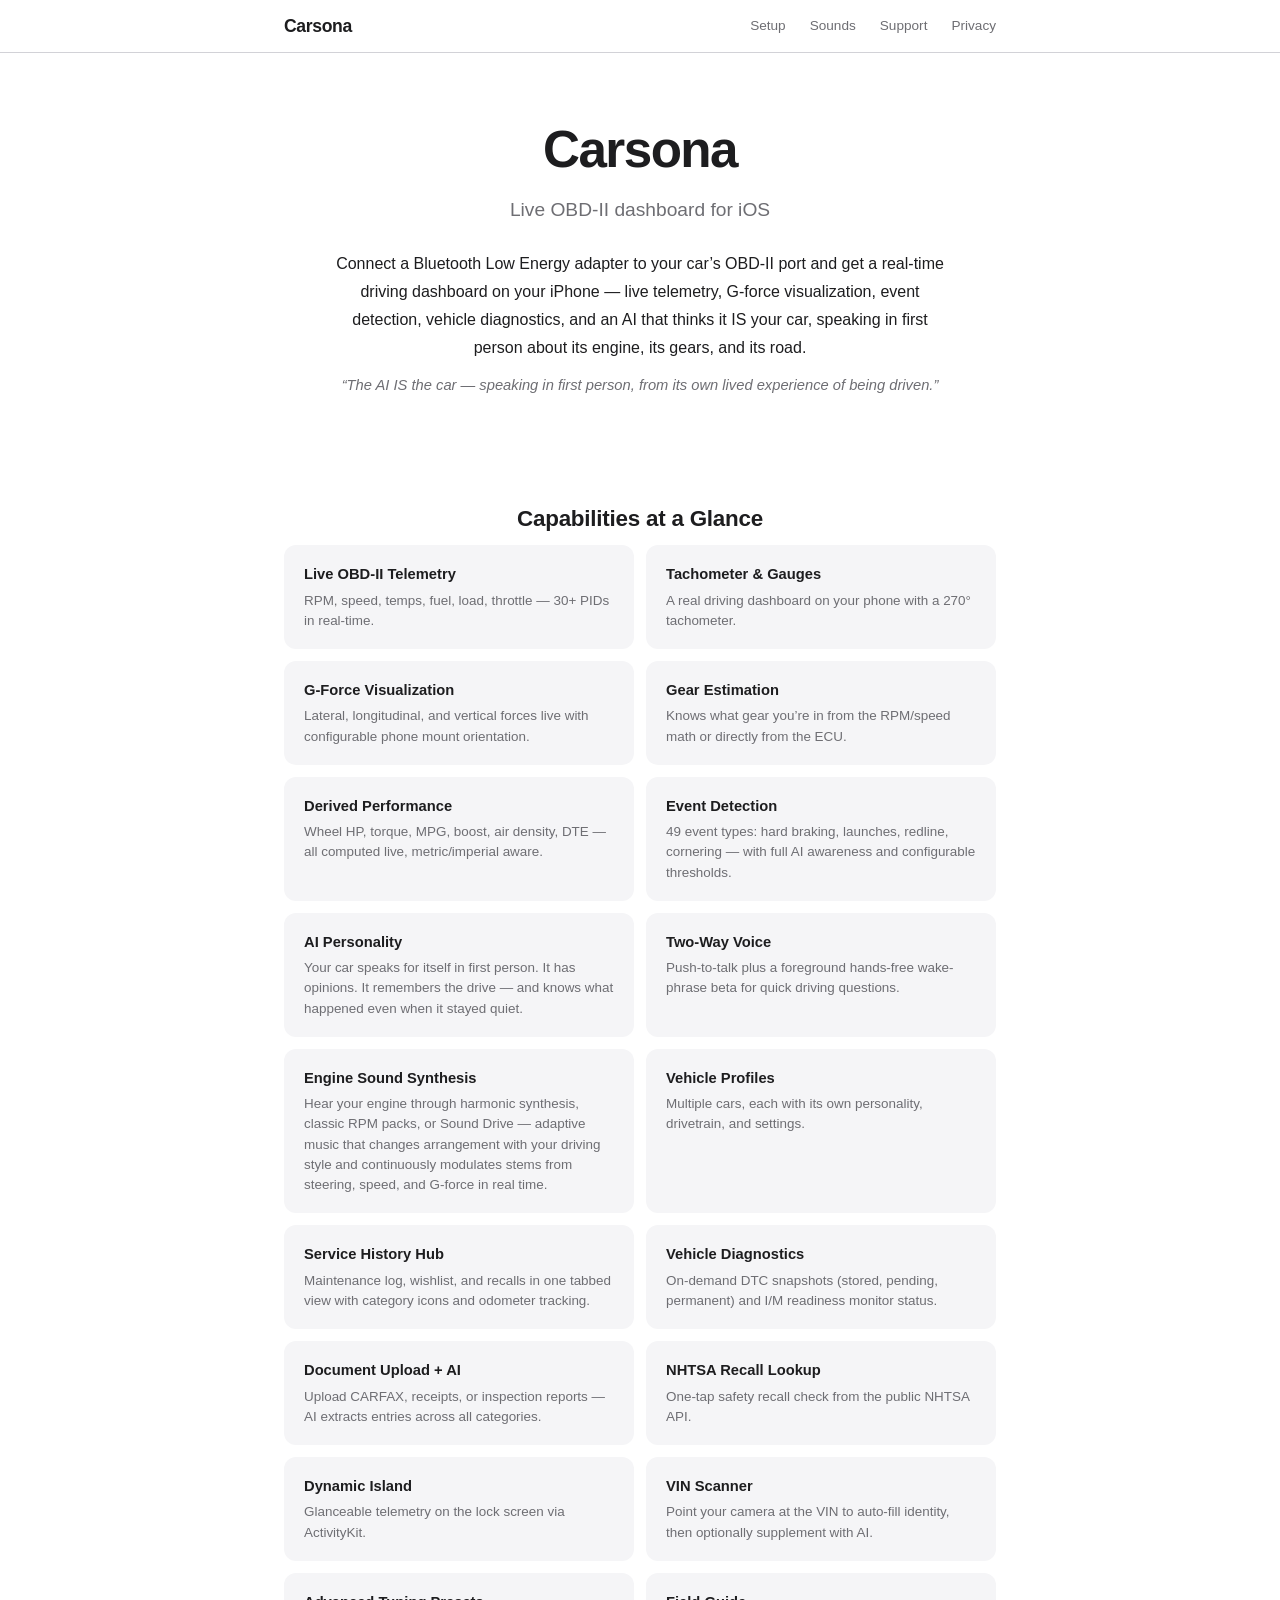
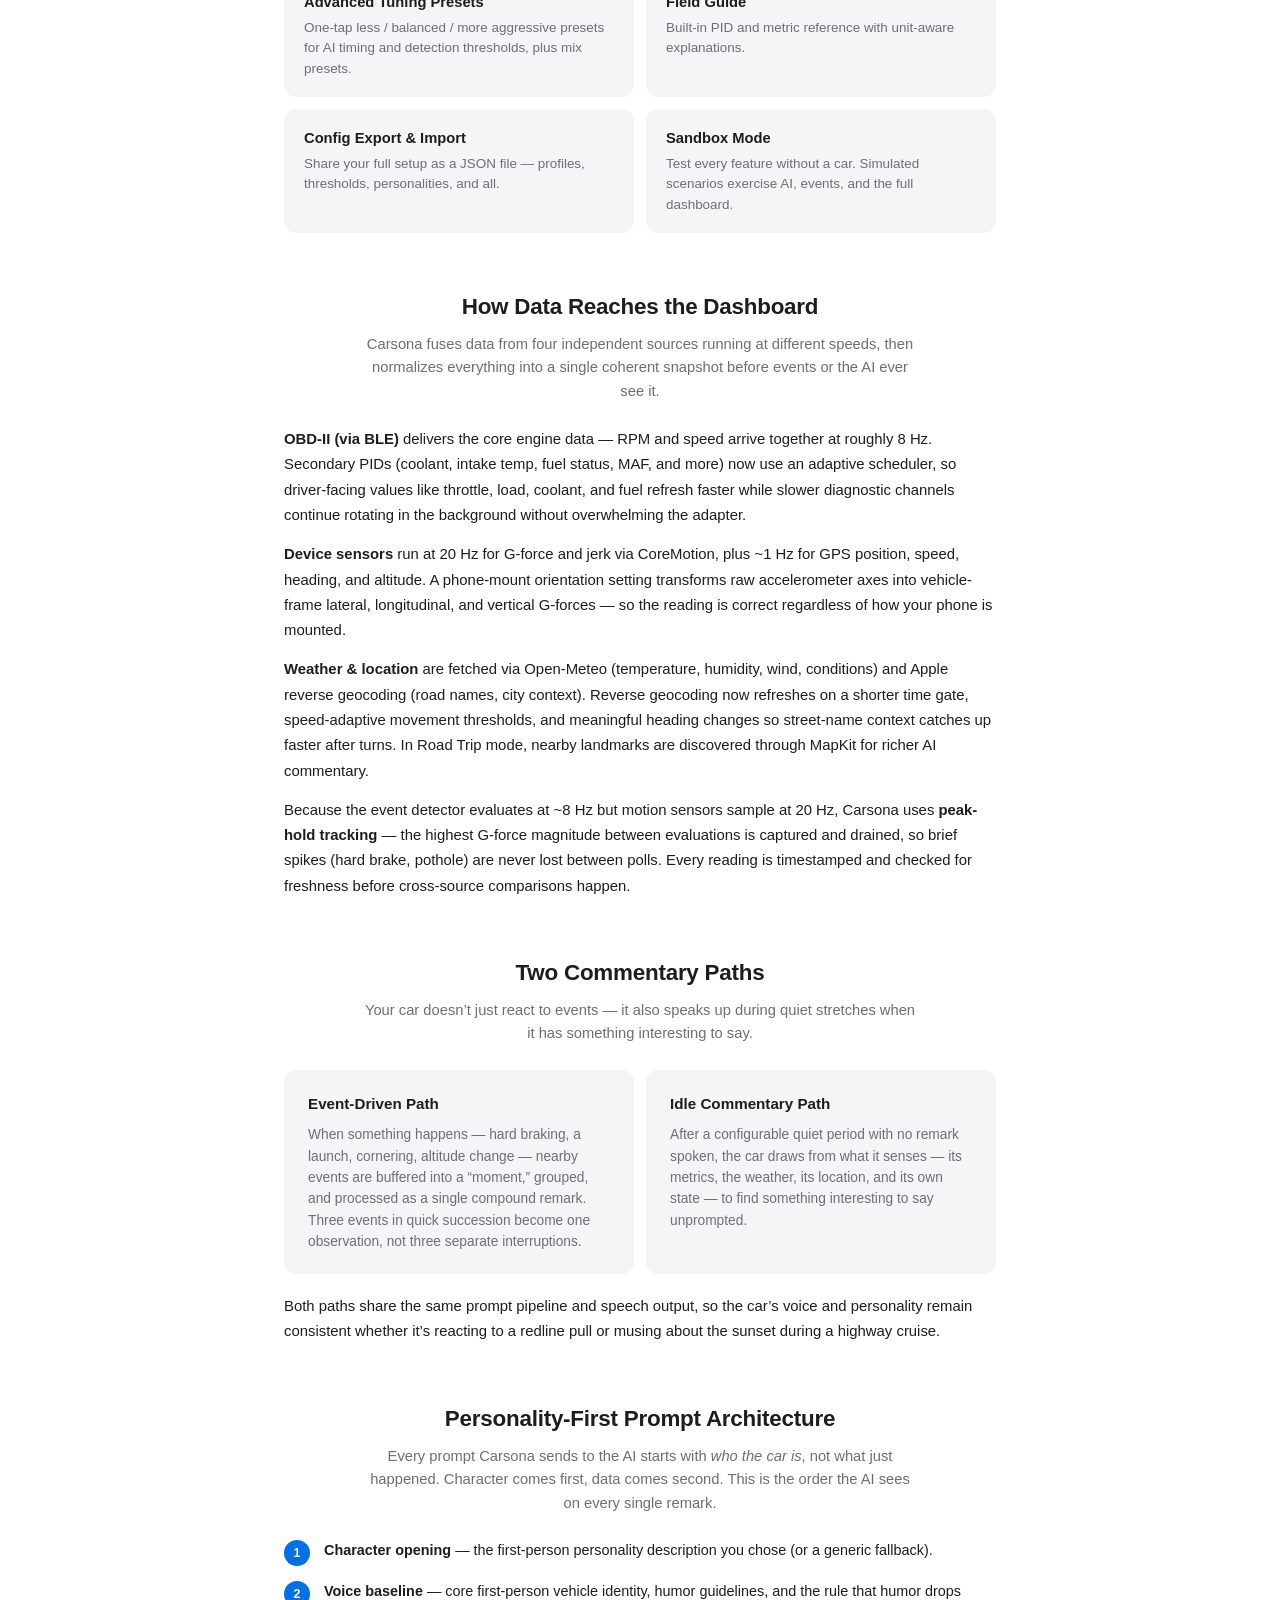
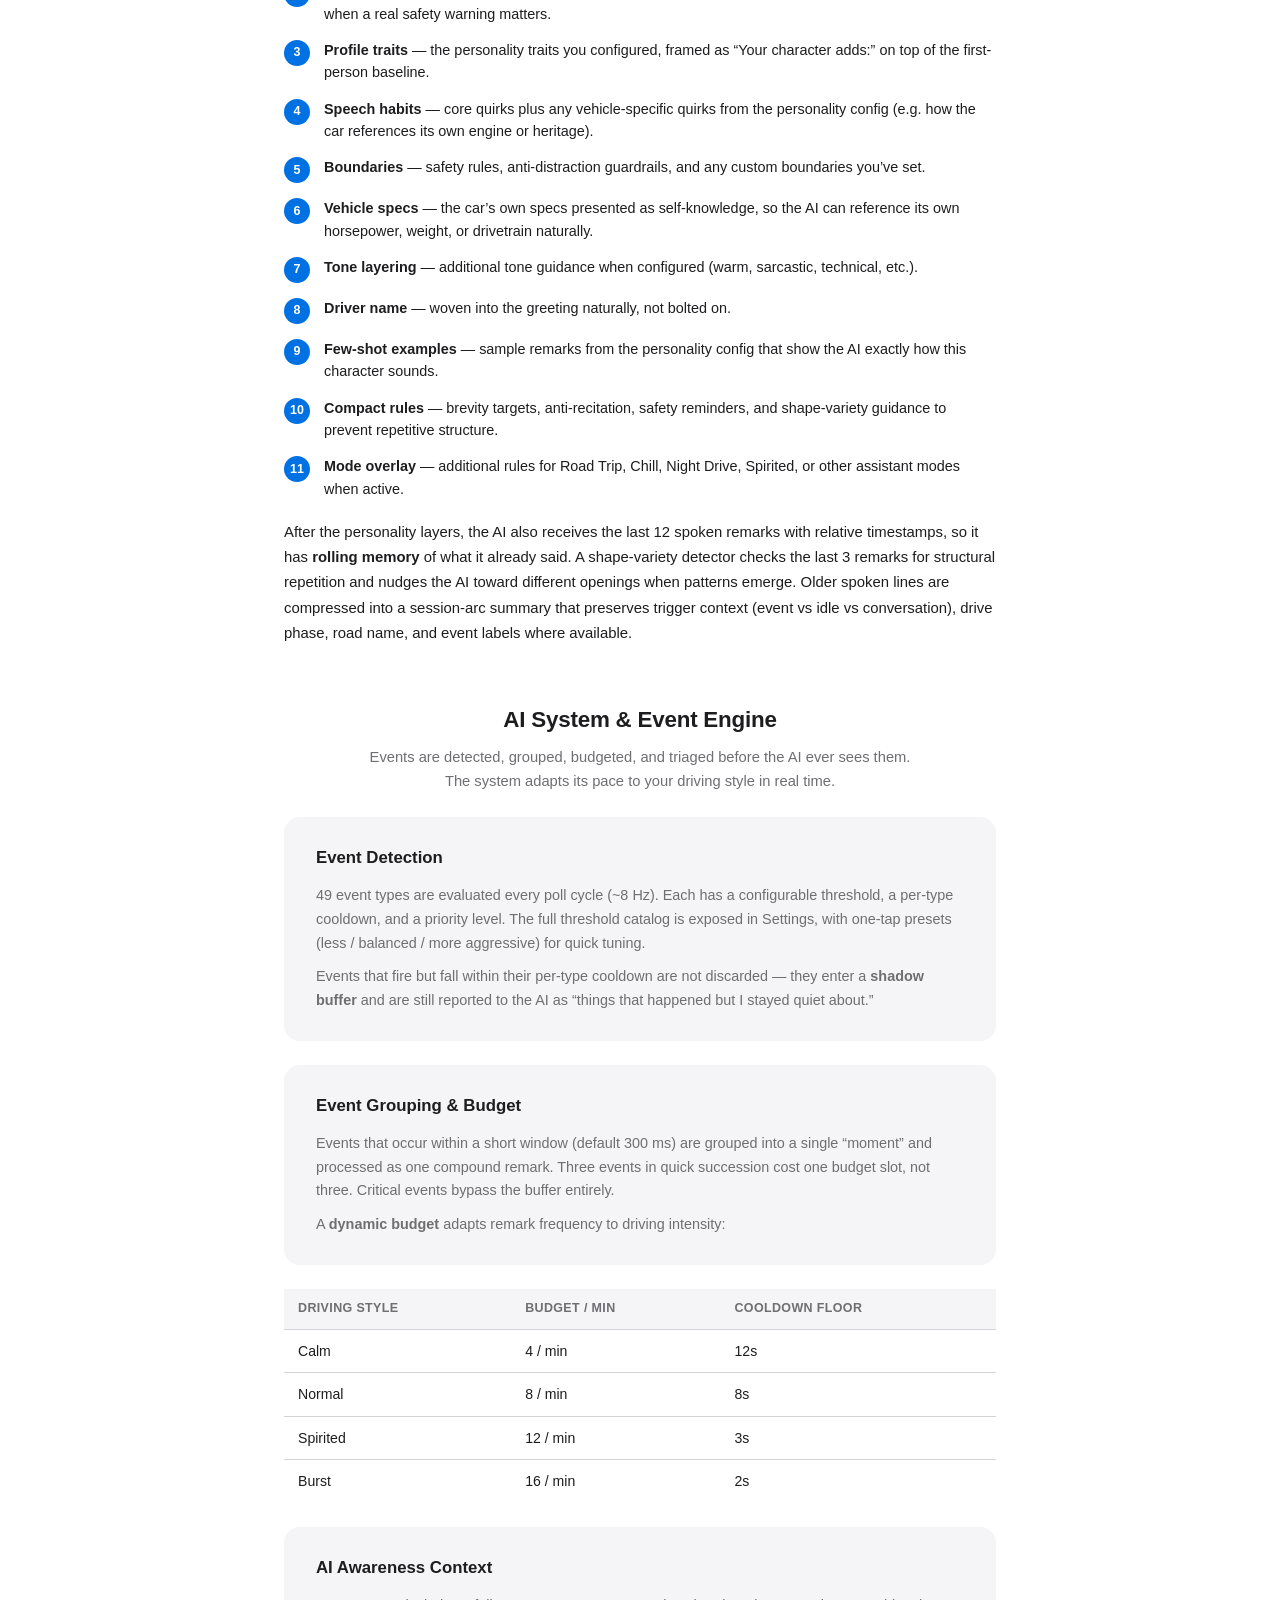
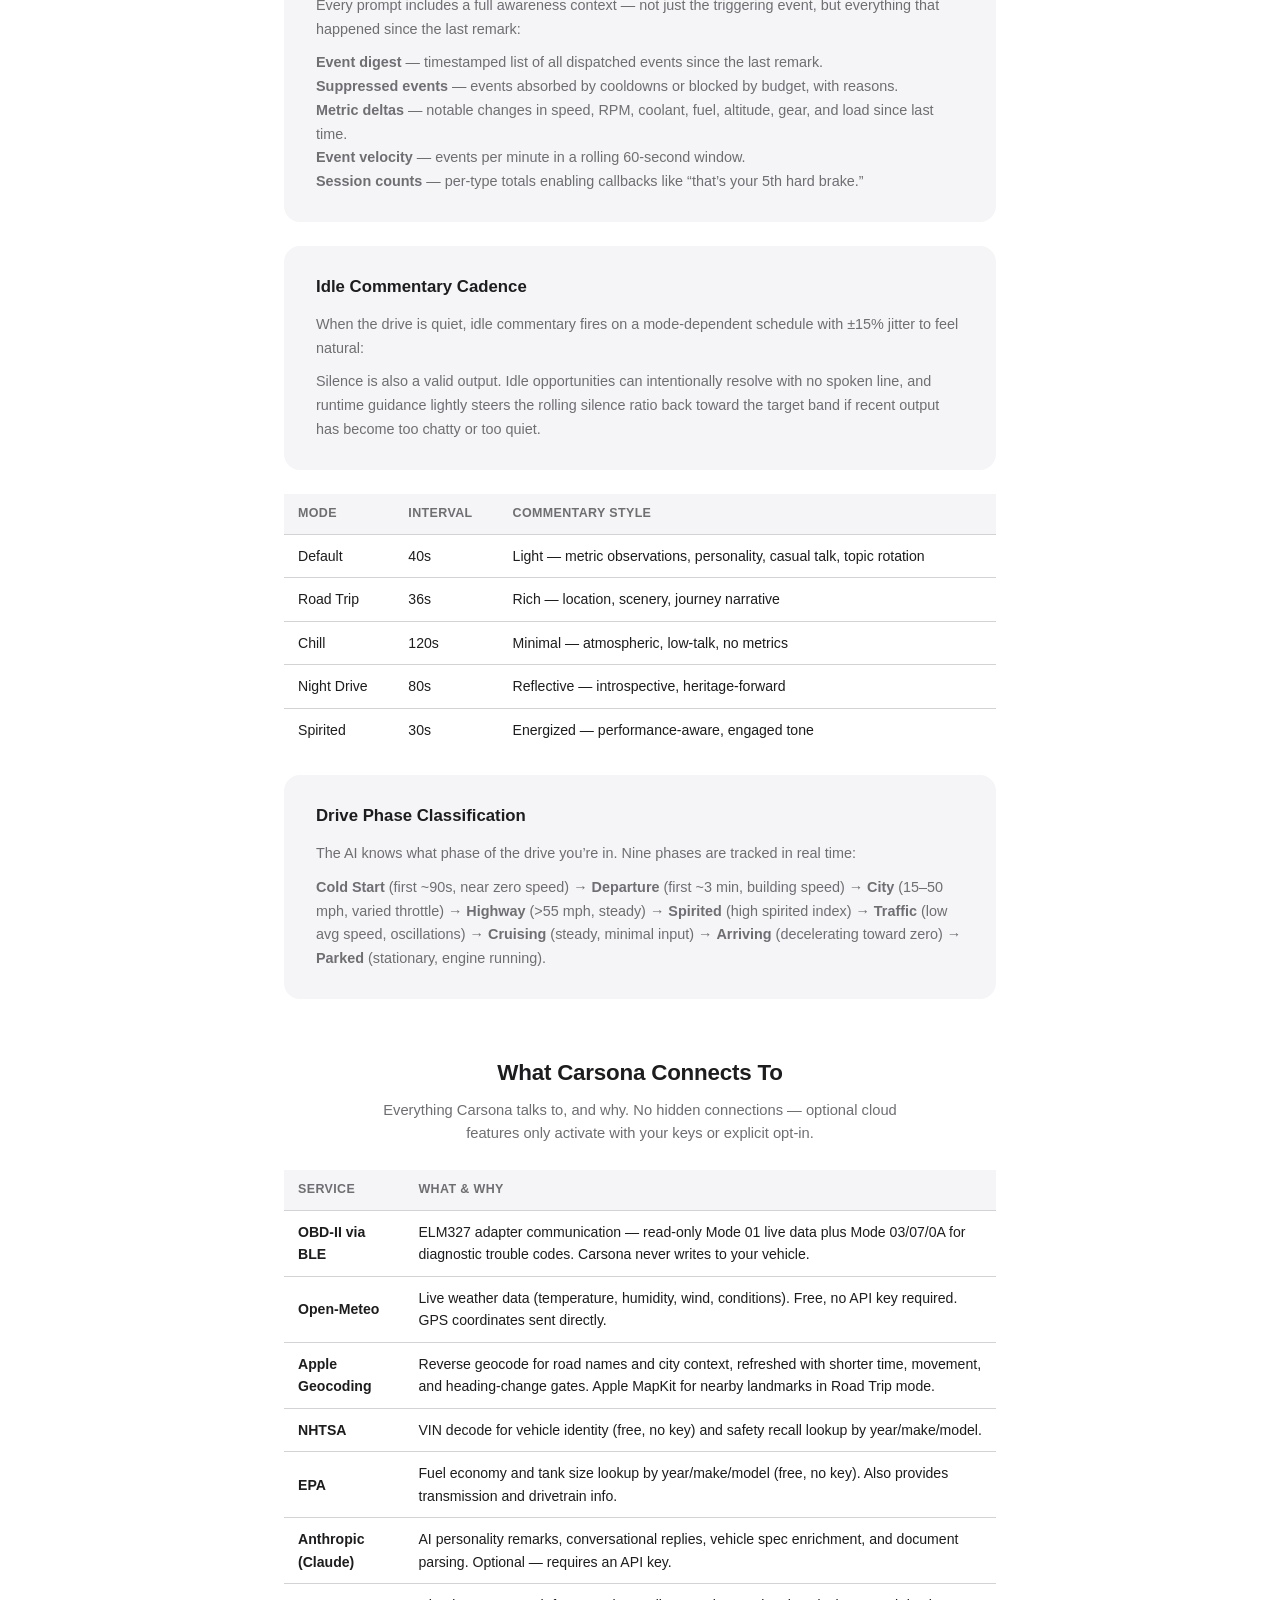
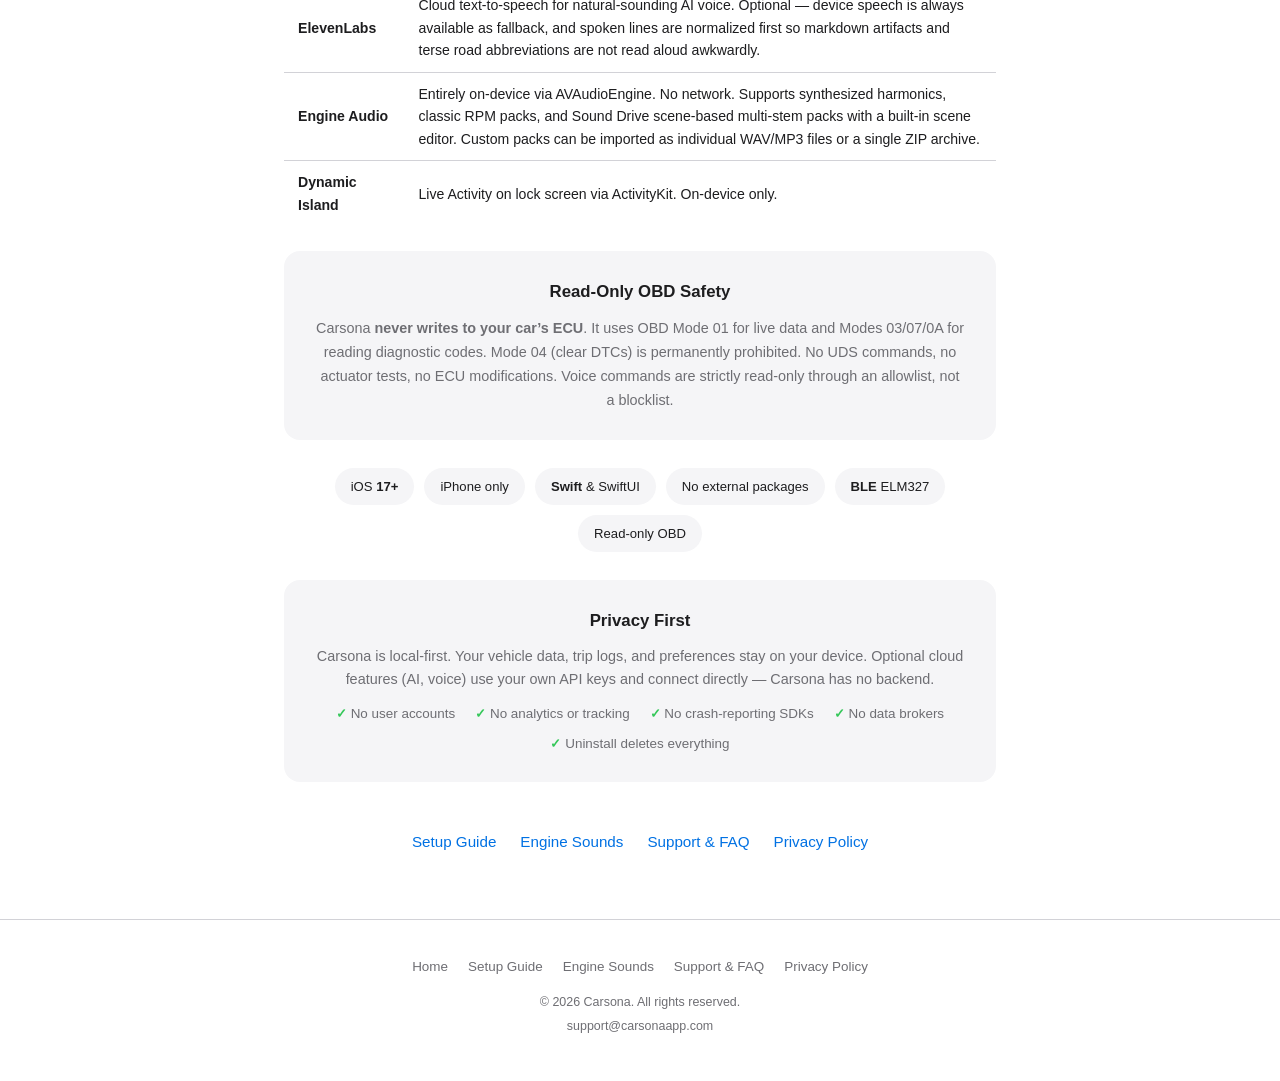
<file: index.html>
<!doctype html>
<html lang="en">
  <head>
    <meta charset="UTF-8" />
    <meta name="viewport" content="width=device-width, initial-scale=1.0" />
    <title>Carsona — Live OBD-II Dashboard for iOS</title>
    <link rel="stylesheet" href="style.css" />
  </head>
  <body>
    <!-- ═══════════════════ Site Nav ═══════════════════ -->
    <nav class="site-nav">
      <div class="nav-inner">
        <a href="index.html" class="nav-logo">Carsona</a>
        <div class="nav-links" id="navLinks">
          <a href="setup.html">Setup</a>
          <a href="sounds.html">Sounds</a>
          <a href="support.html">Support</a>
          <a href="privacy.html">Privacy</a>
        </div>
        <button
          class="nav-toggle"
          id="navToggle"
          aria-label="Toggle navigation"
        >
          <span></span><span></span><span></span>
        </button>
      </div>
    </nav>

    <!-- ═══════════════════ Hero ═══════════════════ -->
    <section class="hero">
      <div class="hero-inner">
        <h1 class="logo">Carsona</h1>
        <p class="tagline">Live OBD-II dashboard for iOS</p>
        <p class="description">
          Connect a Bluetooth Low Energy adapter to your car&rsquo;s OBD-II port
          and get a real-time driving dashboard on your iPhone &mdash; live
          telemetry, G-force visualization, event detection, vehicle
          diagnostics, and an AI that thinks it IS your car, speaking in first
          person about its engine, its gears, and its road.
        </p>
        <p class="design-intent">
          &ldquo;The AI IS the car &mdash; speaking in first person, from its
          own lived experience of being driven.&rdquo;
        </p>
      </div>
    </section>

    <div class="container">
      <!-- ═══════════════ Capabilities ═══════════════ -->
      <h2 class="section-title">Capabilities at a Glance</h2>

      <div class="features">
        <div class="feature">
          <div class="feature-title">Live OBD-II Telemetry</div>
          <div class="feature-desc">
            RPM, speed, temps, fuel, load, throttle &mdash; 30+ PIDs in
            real-time.
          </div>
        </div>
        <div class="feature">
          <div class="feature-title">Tachometer &amp; Gauges</div>
          <div class="feature-desc">
            A real driving dashboard on your phone with a 270&deg; tachometer.
          </div>
        </div>
        <div class="feature">
          <div class="feature-title">G-Force Visualization</div>
          <div class="feature-desc">
            Lateral, longitudinal, and vertical forces live with configurable
            phone mount orientation.
          </div>
        </div>
        <div class="feature">
          <div class="feature-title">Gear Estimation</div>
          <div class="feature-desc">
            Knows what gear you&rsquo;re in from the RPM/speed math or directly
            from the ECU.
          </div>
        </div>
        <div class="feature">
          <div class="feature-title">Derived Performance</div>
          <div class="feature-desc">
            Wheel HP, torque, MPG, boost, air density, DTE &mdash; all computed
            live, metric/imperial aware.
          </div>
        </div>
        <div class="feature">
          <div class="feature-title">Event Detection</div>
          <div class="feature-desc">
            49 event types: hard braking, launches, redline, cornering &mdash;
            with full AI awareness and configurable thresholds.
          </div>
        </div>
        <div class="feature">
          <div class="feature-title">AI Personality</div>
          <div class="feature-desc">
            Your car speaks for itself in first person. It has opinions. It
            remembers the drive &mdash; and knows what happened even when it
            stayed quiet.
          </div>
        </div>
        <div class="feature">
          <div class="feature-title">Two-Way Voice</div>
          <div class="feature-desc">
            Push-to-talk plus a foreground hands-free wake-phrase beta for quick
            driving questions.
          </div>
        </div>
        <div class="feature">
          <div class="feature-title">Engine Sound Synthesis</div>
          <div class="feature-desc">
            Hear your engine through harmonic synthesis, classic RPM packs, or
            Sound Drive &mdash; adaptive music that changes arrangement with
            your driving style and continuously modulates stems from steering,
            speed, and G-force in real time.
          </div>
        </div>
        <div class="feature">
          <div class="feature-title">Vehicle Profiles</div>
          <div class="feature-desc">
            Multiple cars, each with its own personality, drivetrain, and
            settings.
          </div>
        </div>
        <div class="feature">
          <div class="feature-title">Service History Hub</div>
          <div class="feature-desc">
            Maintenance log, wishlist, and recalls in one tabbed view with
            category icons and odometer tracking.
          </div>
        </div>
        <div class="feature">
          <div class="feature-title">Vehicle Diagnostics</div>
          <div class="feature-desc">
            On-demand DTC snapshots (stored, pending, permanent) and I/M
            readiness monitor status.
          </div>
        </div>
        <div class="feature">
          <div class="feature-title">Document Upload + AI</div>
          <div class="feature-desc">
            Upload CARFAX, receipts, or inspection reports &mdash; AI extracts
            entries across all categories.
          </div>
        </div>
        <div class="feature">
          <div class="feature-title">NHTSA Recall Lookup</div>
          <div class="feature-desc">
            One-tap safety recall check from the public NHTSA API.
          </div>
        </div>
        <div class="feature">
          <div class="feature-title">Dynamic Island</div>
          <div class="feature-desc">
            Glanceable telemetry on the lock screen via ActivityKit.
          </div>
        </div>
        <div class="feature">
          <div class="feature-title">VIN Scanner</div>
          <div class="feature-desc">
            Point your camera at the VIN to auto-fill identity, then optionally
            supplement with AI.
          </div>
        </div>
        <div class="feature">
          <div class="feature-title">Advanced Tuning Presets</div>
          <div class="feature-desc">
            One-tap less / balanced / more aggressive presets for AI timing and
            detection thresholds, plus mix presets.
          </div>
        </div>
        <div class="feature">
          <div class="feature-title">Field Guide</div>
          <div class="feature-desc">
            Built-in PID and metric reference with unit-aware explanations.
          </div>
        </div>
        <div class="feature">
          <div class="feature-title">Config Export &amp; Import</div>
          <div class="feature-desc">
            Share your full setup as a JSON file &mdash; profiles, thresholds,
            personalities, and all.
          </div>
        </div>
        <div class="feature">
          <div class="feature-title">Sandbox Mode</div>
          <div class="feature-desc">
            Test every feature without a car. Simulated scenarios exercise AI,
            events, and the full dashboard.
          </div>
        </div>
      </div>

      <!-- ═══════════════ Metric Normalization ═══════════════ -->
      <h2 class="section-title">How Data Reaches the Dashboard</h2>
      <p class="section-subtitle">
        Carsona fuses data from four independent sources running at different
        speeds, then normalizes everything into a single coherent snapshot
        before events or the AI ever see it.
      </p>

      <div class="prose">
        <p>
          <strong>OBD-II (via BLE)</strong> delivers the core engine data
          &mdash; RPM and speed arrive together at roughly 8&nbsp;Hz. Secondary
          PIDs (coolant, intake temp, fuel status, MAF, and more) now use an
          adaptive scheduler, so driver-facing values like throttle, load,
          coolant, and fuel refresh faster while slower diagnostic channels
          continue rotating in the background without overwhelming the adapter.
        </p>
        <p>
          <strong>Device sensors</strong> run at 20&nbsp;Hz for G-force and jerk
          via CoreMotion, plus ~1&nbsp;Hz for GPS position, speed, heading, and
          altitude. A phone-mount orientation setting transforms raw
          accelerometer axes into vehicle-frame lateral, longitudinal, and
          vertical G-forces &mdash; so the reading is correct regardless of how
          your phone is mounted.
        </p>
        <p>
          <strong>Weather &amp; location</strong> are fetched via Open-Meteo
          (temperature, humidity, wind, conditions) and Apple reverse geocoding
          (road names, city context). Reverse geocoding now refreshes on a
          shorter time gate, speed-adaptive movement thresholds, and meaningful
          heading changes so street-name context catches up faster after turns.
          In Road Trip mode, nearby landmarks are discovered through MapKit for
          richer AI commentary.
        </p>
        <p>
          Because the event detector evaluates at ~8&nbsp;Hz but motion sensors
          sample at 20&nbsp;Hz, Carsona uses <strong>peak-hold tracking</strong>
          &mdash; the highest G-force magnitude between evaluations is captured
          and drained, so brief spikes (hard brake, pothole) are never lost
          between polls. Every reading is timestamped and checked for freshness
          before cross-source comparisons happen.
        </p>
      </div>

      <!-- ═══════════════ Two Commentary Paths ═══════════════ -->
      <h2 class="section-title">Two Commentary Paths</h2>
      <p class="section-subtitle">
        Your car doesn&rsquo;t just react to events &mdash; it also speaks up
        during quiet stretches when it has something interesting to say.
      </p>

      <div class="dual-paths">
        <div class="path-card">
          <h4>Event-Driven Path</h4>
          <p>
            When something happens &mdash; hard braking, a launch, cornering,
            altitude change &mdash; nearby events are buffered into a
            &ldquo;moment,&rdquo; grouped, and processed as a single compound
            remark. Three events in quick succession become one observation, not
            three separate interruptions.
          </p>
        </div>
        <div class="path-card">
          <h4>Idle Commentary Path</h4>
          <p>
            After a configurable quiet period with no remark spoken, the car
            draws from what it senses &mdash; its metrics, the weather, its
            location, and its own state &mdash; to find something interesting to
            say unprompted.
          </p>
        </div>
      </div>

      <div class="prose">
        <p>
          Both paths share the same prompt pipeline and speech output, so the
          car&rsquo;s voice and personality remain consistent whether it&rsquo;s
          reacting to a redline pull or musing about the sunset during a highway
          cruise.
        </p>
      </div>

      <!-- ═══════════════ Personality-First Prompts ═══════════════ -->
      <h2 class="section-title">Personality-First Prompt Architecture</h2>
      <p class="section-subtitle">
        Every prompt Carsona sends to the AI starts with
        <em>who the car is</em>, not what just happened. Character comes first,
        data comes second. This is the order the AI sees on every single remark.
      </p>

      <ol class="prompt-order">
        <li>
          <span>
            <strong>Character opening</strong> &mdash; the first-person
            personality description you chose (or a generic fallback).
          </span>
        </li>
        <li>
          <span>
            <strong>Voice baseline</strong> &mdash; core first-person vehicle
            identity, humor guidelines, and the rule that humor drops when a
            real safety warning matters.
          </span>
        </li>
        <li>
          <span>
            <strong>Profile traits</strong> &mdash; the personality traits you
            configured, framed as &ldquo;Your character adds:&rdquo; on top of
            the first-person baseline.
          </span>
        </li>
        <li>
          <span>
            <strong>Speech habits</strong> &mdash; core quirks plus any
            vehicle-specific quirks from the personality config (e.g. how the
            car references its own engine or heritage).
          </span>
        </li>
        <li>
          <span>
            <strong>Boundaries</strong> &mdash; safety rules, anti-distraction
            guardrails, and any custom boundaries you&rsquo;ve set.
          </span>
        </li>
        <li>
          <span>
            <strong>Vehicle specs</strong> &mdash; the car&rsquo;s own specs
            presented as self-knowledge, so the AI can reference its own
            horsepower, weight, or drivetrain naturally.
          </span>
        </li>
        <li>
          <span>
            <strong>Tone layering</strong> &mdash; additional tone guidance when
            configured (warm, sarcastic, technical, etc.).
          </span>
        </li>
        <li>
          <span>
            <strong>Driver name</strong> &mdash; woven into the greeting
            naturally, not bolted on.
          </span>
        </li>
        <li>
          <span>
            <strong>Few-shot examples</strong> &mdash; sample remarks from the
            personality config that show the AI exactly how this character
            sounds.
          </span>
        </li>
        <li>
          <span>
            <strong>Compact rules</strong> &mdash; brevity targets,
            anti-recitation, safety reminders, and shape-variety guidance to
            prevent repetitive structure.
          </span>
        </li>
        <li>
          <span>
            <strong>Mode overlay</strong> &mdash; additional rules for Road
            Trip, Chill, Night Drive, Spirited, or other assistant modes when
            active.
          </span>
        </li>
      </ol>

      <div class="prose">
        <p>
          After the personality layers, the AI also receives the last 12 spoken
          remarks with relative timestamps, so it has
          <strong>rolling memory</strong> of what it already said. A
          shape-variety detector checks the last 3 remarks for structural
          repetition and nudges the AI toward different openings when patterns
          emerge. Older spoken lines are compressed into a session-arc summary
          that preserves trigger context (event vs idle vs conversation), drive
          phase, road name, and event labels where available.
        </p>
      </div>

      <!-- ═══════════════ AI System ═══════════════ -->
      <h2 class="section-title">AI System &amp; Event Engine</h2>
      <p class="section-subtitle">
        Events are detected, grouped, budgeted, and triaged before the AI ever
        sees them. The system adapts its pace to your driving style in real
        time.
      </p>

      <div class="highlight-card">
        <h3>Event Detection</h3>
        <p>
          49 event types are evaluated every poll cycle (~8&nbsp;Hz). Each has a
          configurable threshold, a per-type cooldown, and a priority level. The
          full threshold catalog is exposed in Settings, with one-tap presets
          (less / balanced / more aggressive) for quick tuning.
        </p>
        <p>
          Events that fire but fall within their per-type cooldown are not
          discarded &mdash; they enter a <strong>shadow buffer</strong> and are
          still reported to the AI as &ldquo;things that happened but I stayed
          quiet about.&rdquo;
        </p>
      </div>

      <div class="highlight-card">
        <h3>Event Grouping &amp; Budget</h3>
        <p>
          Events that occur within a short window (default 300&nbsp;ms) are
          grouped into a single &ldquo;moment&rdquo; and processed as one
          compound remark. Three events in quick succession cost one budget
          slot, not three. Critical events bypass the buffer entirely.
        </p>
        <p>
          A <strong>dynamic budget</strong> adapts remark frequency to driving
          intensity:
        </p>
      </div>

      <table class="data-table">
        <thead>
          <tr>
            <th>Driving Style</th>
            <th>Budget / Min</th>
            <th>Cooldown Floor</th>
          </tr>
        </thead>
        <tbody>
          <tr>
            <td>Calm</td>
            <td>4 / min</td>
            <td>12s</td>
          </tr>
          <tr>
            <td>Normal</td>
            <td>8 / min</td>
            <td>8s</td>
          </tr>
          <tr>
            <td>Spirited</td>
            <td>12 / min</td>
            <td>3s</td>
          </tr>
          <tr>
            <td>Burst</td>
            <td>16 / min</td>
            <td>2s</td>
          </tr>
        </tbody>
      </table>

      <div class="highlight-card">
        <h3>AI Awareness Context</h3>
        <p>
          Every prompt includes a full awareness context &mdash; not just the
          triggering event, but everything that happened since the last remark:
        </p>
        <p>
          <strong>Event digest</strong> &mdash; timestamped list of all
          dispatched events since the last remark.<br />
          <strong>Suppressed events</strong> &mdash; events absorbed by
          cooldowns or blocked by budget, with reasons.<br />
          <strong>Metric deltas</strong> &mdash; notable changes in speed, RPM,
          coolant, fuel, altitude, gear, and load since last time.<br />
          <strong>Event velocity</strong> &mdash; events per minute in a rolling
          60-second window.<br />
          <strong>Session counts</strong> &mdash; per-type totals enabling
          callbacks like &ldquo;that&rsquo;s your 5th hard brake.&rdquo;
        </p>
      </div>

      <div class="highlight-card">
        <h3>Idle Commentary Cadence</h3>
        <p>
          When the drive is quiet, idle commentary fires on a mode-dependent
          schedule with &plusmn;15% jitter to feel natural:
        </p>
        <p>
          Silence is also a valid output. Idle opportunities can intentionally
          resolve with no spoken line, and runtime guidance lightly steers the
          rolling silence ratio back toward the target band if recent output has
          become too chatty or too quiet.
        </p>
      </div>

      <table class="data-table">
        <thead>
          <tr>
            <th>Mode</th>
            <th>Interval</th>
            <th>Commentary Style</th>
          </tr>
        </thead>
        <tbody>
          <tr>
            <td>Default</td>
            <td>40s</td>
            <td>
              Light &mdash; metric observations, personality, casual talk, topic
              rotation
            </td>
          </tr>
          <tr>
            <td>Road Trip</td>
            <td>36s</td>
            <td>Rich &mdash; location, scenery, journey narrative</td>
          </tr>
          <tr>
            <td>Chill</td>
            <td>120s</td>
            <td>Minimal &mdash; atmospheric, low-talk, no metrics</td>
          </tr>
          <tr>
            <td>Night Drive</td>
            <td>80s</td>
            <td>Reflective &mdash; introspective, heritage-forward</td>
          </tr>
          <tr>
            <td>Spirited</td>
            <td>30s</td>
            <td>Energized &mdash; performance-aware, engaged tone</td>
          </tr>
        </tbody>
      </table>

      <div class="highlight-card">
        <h3>Drive Phase Classification</h3>
        <p>
          The AI knows what phase of the drive you&rsquo;re in. Nine phases are
          tracked in real time:
        </p>
        <p>
          <strong>Cold Start</strong> (first ~90s, near zero speed) &rarr;
          <strong>Departure</strong> (first ~3 min, building speed) &rarr;
          <strong>City</strong> (15&ndash;50 mph, varied throttle) &rarr;
          <strong>Highway</strong> (&gt;55 mph, steady) &rarr;
          <strong>Spirited</strong> (high spirited index) &rarr;
          <strong>Traffic</strong> (low avg speed, oscillations) &rarr;
          <strong>Cruising</strong> (steady, minimal input) &rarr;
          <strong>Arriving</strong> (decelerating toward zero) &rarr;
          <strong>Parked</strong> (stationary, engine running).
        </p>
      </div>

      <!-- ═══════════════ Communication Protocols ═══════════════ -->
      <h2 class="section-title">What Carsona Connects To</h2>
      <p class="section-subtitle">
        Everything Carsona talks to, and why. No hidden connections &mdash;
        optional cloud features only activate with your keys or explicit opt-in.
      </p>

      <table class="data-table">
        <thead>
          <tr>
            <th>Service</th>
            <th>What &amp; Why</th>
          </tr>
        </thead>
        <tbody>
          <tr>
            <td><strong>OBD-II via BLE</strong></td>
            <td>
              ELM327 adapter communication &mdash; read-only Mode 01 live data
              plus Mode 03/07/0A for diagnostic trouble codes. Carsona never
              writes to your vehicle.
            </td>
          </tr>
          <tr>
            <td><strong>Open-Meteo</strong></td>
            <td>
              Live weather data (temperature, humidity, wind, conditions). Free,
              no API key required. GPS coordinates sent directly.
            </td>
          </tr>
          <tr>
            <td><strong>Apple Geocoding</strong></td>
            <td>
              Reverse geocode for road names and city context, refreshed with
              shorter time, movement, and heading-change gates. Apple MapKit for
              nearby landmarks in Road Trip mode.
            </td>
          </tr>
          <tr>
            <td><strong>NHTSA</strong></td>
            <td>
              VIN decode for vehicle identity (free, no key) and safety recall
              lookup by year/make/model.
            </td>
          </tr>
          <tr>
            <td><strong>EPA</strong></td>
            <td>
              Fuel economy and tank size lookup by year/make/model (free, no
              key). Also provides transmission and drivetrain info.
            </td>
          </tr>
          <tr>
            <td><strong>Anthropic (Claude)</strong></td>
            <td>
              AI personality remarks, conversational replies, vehicle spec
              enrichment, and document parsing. Optional &mdash; requires an API
              key.
            </td>
          </tr>
          <tr>
            <td><strong>ElevenLabs</strong></td>
            <td>
              Cloud text-to-speech for natural-sounding AI voice. Optional
              &mdash; device speech is always available as fallback, and spoken
              lines are normalized first so markdown artifacts and terse road
              abbreviations are not read aloud awkwardly.
            </td>
          </tr>
          <tr>
            <td><strong>Engine Audio</strong></td>
            <td>
              Entirely on-device via AVAudioEngine. No network. Supports
              synthesized harmonics, classic RPM packs, and Sound Drive
              scene-based multi-stem packs with a built-in scene editor. Custom
              packs can be imported as individual WAV/MP3 files or a single ZIP
              archive.
            </td>
          </tr>
          <tr>
            <td><strong>Dynamic Island</strong></td>
            <td>
              Live Activity on lock screen via ActivityKit. On-device only.
            </td>
          </tr>
        </tbody>
      </table>

      <!-- ═══════════════ OBD Safety ═══════════════ -->
      <div class="highlight-card" style="text-align: center">
        <h3>Read-Only OBD Safety</h3>
        <p>
          Carsona <strong>never writes to your car&rsquo;s ECU</strong>. It uses
          OBD Mode 01 for live data and Modes 03/07/0A for reading diagnostic
          codes. Mode 04 (clear DTCs) is permanently prohibited. No UDS
          commands, no actuator tests, no ECU modifications. Voice commands are
          strictly read-only through an allowlist, not a blocklist.
        </p>
      </div>

      <!-- ═══════════════ Specs ═══════════════ -->
      <div class="specs">
        <span class="spec">iOS <strong>17+</strong></span>
        <span class="spec">iPhone only</span>
        <span class="spec"><strong>Swift</strong> &amp; SwiftUI</span>
        <span class="spec">No external packages</span>
        <span class="spec"><strong>BLE</strong> ELM327</span>
        <span class="spec">Read-only OBD</span>
      </div>

      <!-- ═══════════════ Privacy ═══════════════ -->
      <div class="privacy-card">
        <h3>Privacy First</h3>
        <p>
          Carsona is local-first. Your vehicle data, trip logs, and preferences
          stay on your device. Optional cloud features (AI, voice) use your own
          API keys and connect directly &mdash; Carsona has no backend.
        </p>
        <ul class="privacy-list">
          <li>No user accounts</li>
          <li>No analytics or tracking</li>
          <li>No crash-reporting SDKs</li>
          <li>No data brokers</li>
          <li>Uninstall deletes everything</li>
        </ul>
      </div>

      <!-- ═══════════════ Links ═══════════════ -->
      <div class="links">
        <a href="setup.html">Setup Guide</a>
        <a href="sounds.html">Engine Sounds</a>
        <a href="support.html">Support &amp; FAQ</a>
        <a href="privacy.html">Privacy Policy</a>
      </div>
    </div>

    <!-- ═══════════════════ Footer ═══════════════════ -->
    <footer class="site-footer">
      <div class="footer-inner">
        <div class="footer-links">
          <a href="index.html">Home</a>
          <a href="setup.html">Setup Guide</a>
          <a href="sounds.html">Engine Sounds</a>
          <a href="support.html">Support &amp; FAQ</a>
          <a href="privacy.html">Privacy Policy</a>
        </div>
        <p class="footer-copy">&copy; 2026 Carsona. All rights reserved.</p>
        <p class="footer-contact">
          <a href="mailto:support@carsonaapp.com">support@carsonaapp.com</a>
        </p>
      </div>
    </footer>

    <script>
      document
        .getElementById("navToggle")
        .addEventListener("click", function () {
          document.getElementById("navLinks").classList.toggle("open");
        });
    </script>
  </body>
</html>
</file>
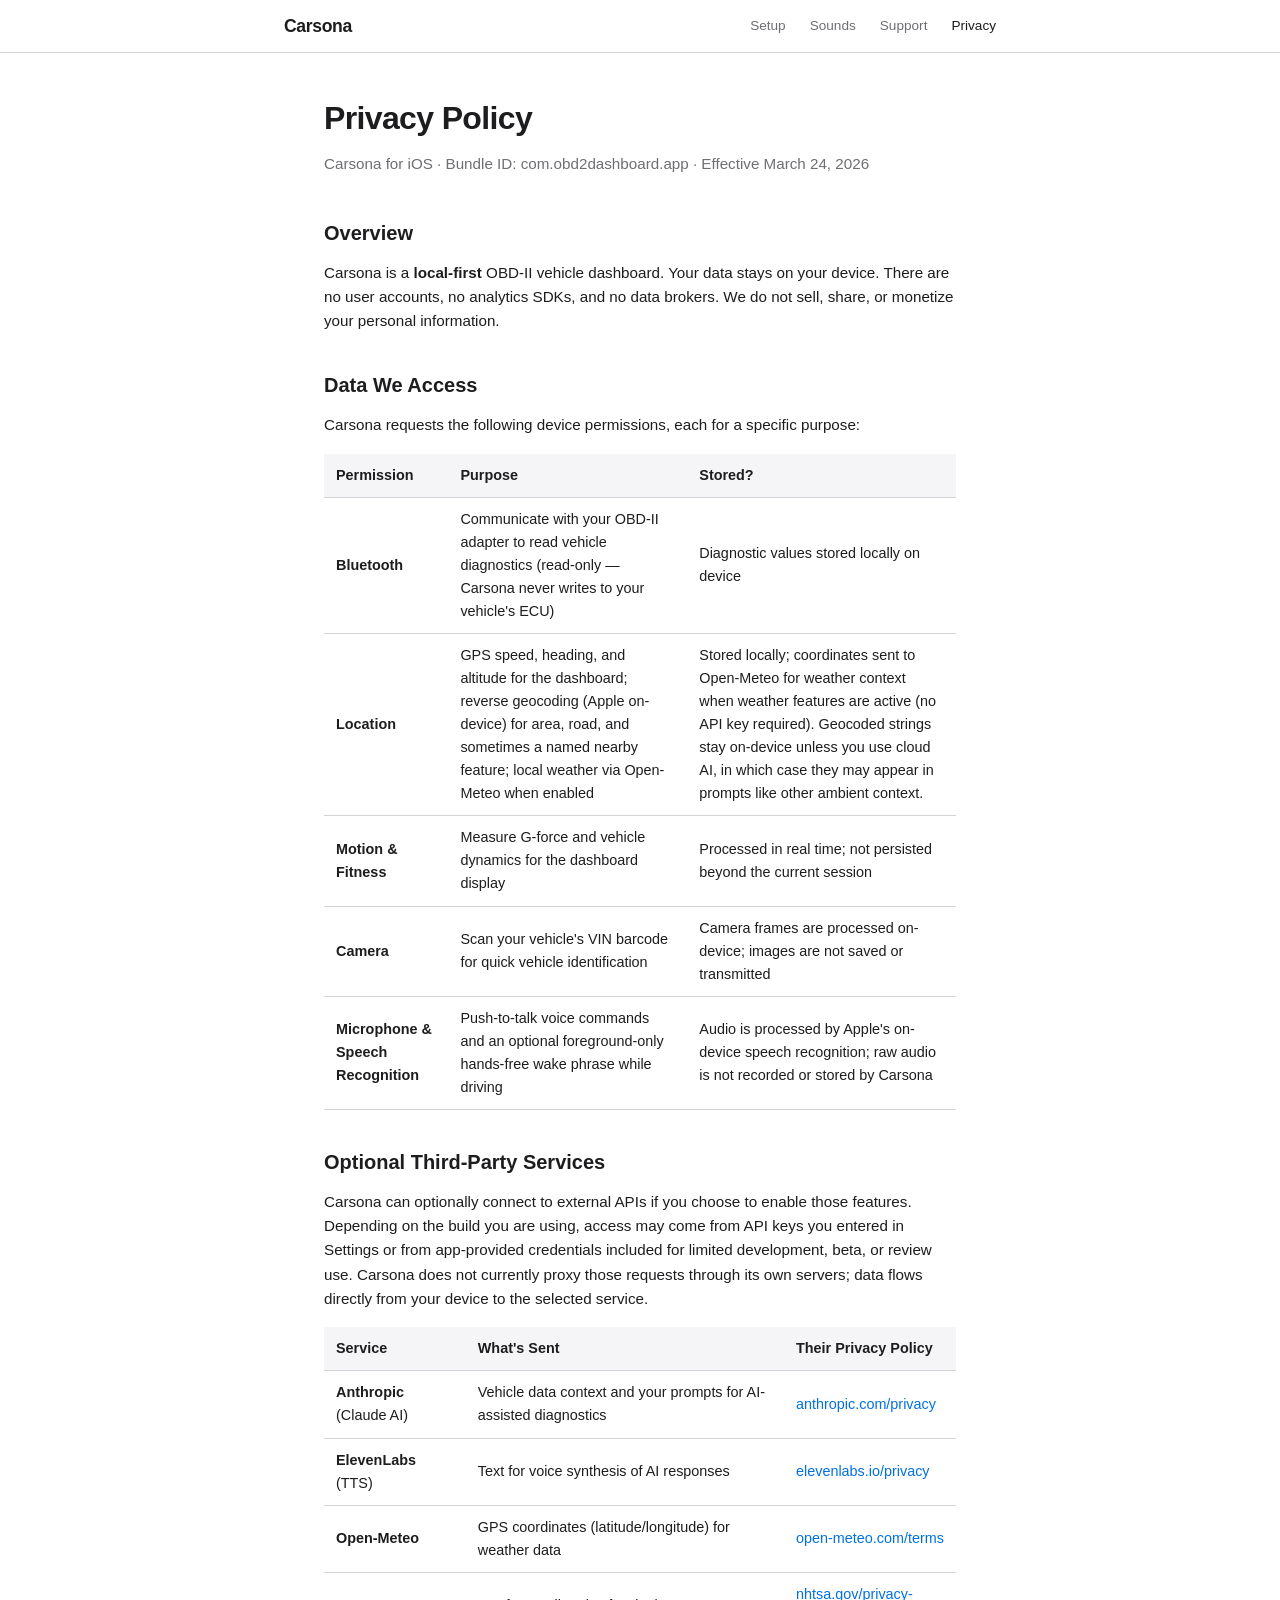
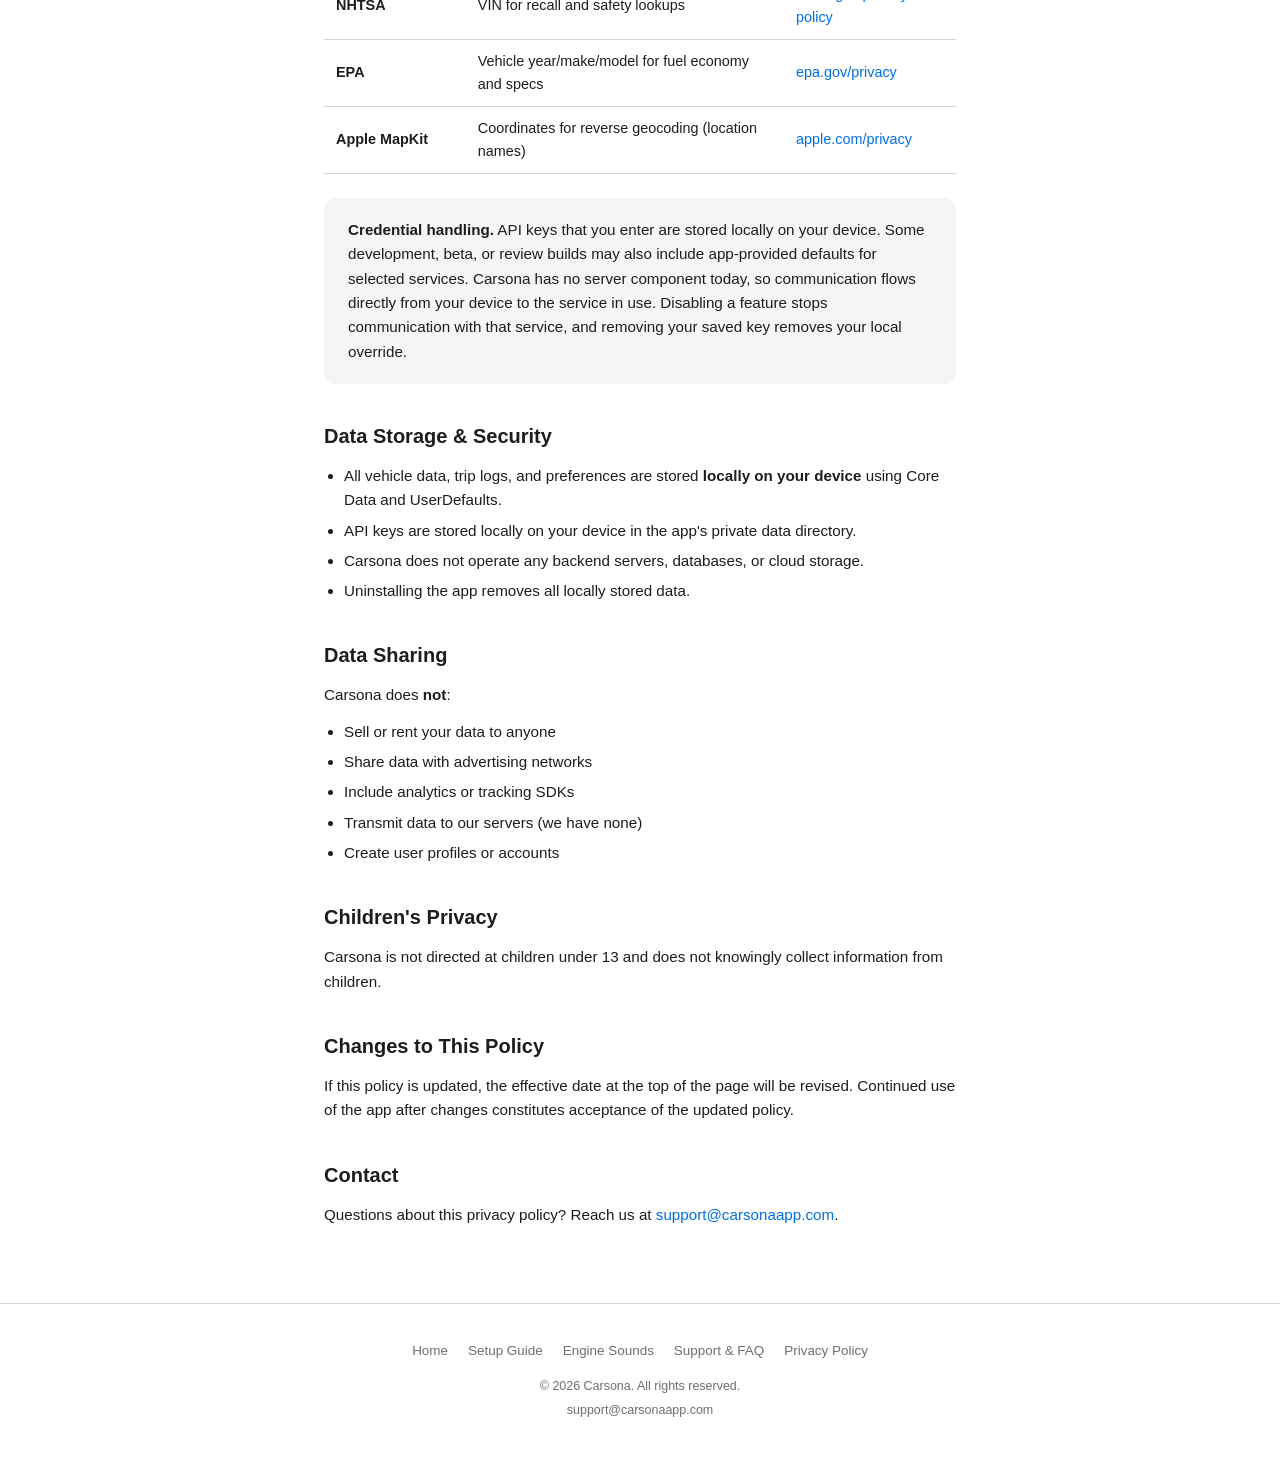
<file: privacy.html>
<!doctype html>
<html lang="en">
  <head>
    <meta charset="UTF-8" />
    <meta name="viewport" content="width=device-width, initial-scale=1.0" />
    <title>Carsona — Privacy Policy</title>
    <link rel="stylesheet" href="style.css" />
  </head>
  <body>
    <!-- ═══════════════════ Site Nav ═══════════════════ -->
    <nav class="site-nav">
      <div class="nav-inner">
        <a href="index.html" class="nav-logo">Carsona</a>
        <div class="nav-links" id="navLinks">
          <a href="setup.html">Setup</a>
          <a href="sounds.html">Sounds</a>
          <a href="support.html">Support</a>
          <a href="privacy.html" class="active">Privacy</a>
        </div>
        <button
          class="nav-toggle"
          id="navToggle"
          aria-label="Toggle navigation"
        >
          <span></span><span></span><span></span>
        </button>
      </div>
    </nav>

    <div class="page-container">
      <h1>Privacy Policy</h1>
      <p class="subtitle">
        Carsona for iOS · Bundle ID: com.obd2dashboard.app · Effective March 24,
        2026
      </p>

      <h2>Overview</h2>
      <p>
        Carsona is a <strong>local-first</strong> OBD-II vehicle dashboard. Your
        data stays on your device. There are no user accounts, no analytics
        SDKs, and no data brokers. We do not sell, share, or monetize your
        personal information.
      </p>

      <h2>Data We Access</h2>
      <p>
        Carsona requests the following device permissions, each for a specific
        purpose:
      </p>
      <table>
        <thead>
          <tr>
            <th>Permission</th>
            <th>Purpose</th>
            <th>Stored?</th>
          </tr>
        </thead>
        <tbody>
          <tr>
            <td><strong>Bluetooth</strong></td>
            <td>
              Communicate with your OBD-II adapter to read vehicle diagnostics
              (read-only — Carsona never writes to your vehicle's ECU)
            </td>
            <td>Diagnostic values stored locally on device</td>
          </tr>
          <tr>
            <td><strong>Location</strong></td>
            <td>
              GPS speed, heading, and altitude for the dashboard; reverse
              geocoding (Apple on-device) for area, road, and sometimes a named
              nearby feature; local weather via Open-Meteo when enabled
            </td>
            <td>
              Stored locally; coordinates sent to Open-Meteo for weather context
              when weather features are active (no API key required). Geocoded
              strings stay on-device unless you use cloud AI, in which case they
              may appear in prompts like other ambient context.
            </td>
          </tr>
          <tr>
            <td><strong>Motion &amp; Fitness</strong></td>
            <td>
              Measure G-force and vehicle dynamics for the dashboard display
            </td>
            <td>
              Processed in real time; not persisted beyond the current session
            </td>
          </tr>
          <tr>
            <td><strong>Camera</strong></td>
            <td>
              Scan your vehicle's VIN barcode for quick vehicle identification
            </td>
            <td>
              Camera frames are processed on-device; images are not saved or
              transmitted
            </td>
          </tr>
          <tr>
            <td><strong>Microphone &amp; Speech Recognition</strong></td>
            <td>
              Push-to-talk voice commands and an optional foreground-only
              hands-free wake phrase while driving
            </td>
            <td>
              Audio is processed by Apple's on-device speech recognition; raw
              audio is not recorded or stored by Carsona
            </td>
          </tr>
        </tbody>
      </table>

      <h2>Optional Third-Party Services</h2>
      <p>
        Carsona can optionally connect to external APIs if you choose to enable
        those features. Depending on the build you are using, access may come
        from API keys you entered in Settings or from app-provided credentials
        included for limited development, beta, or review use. Carsona does not
        currently proxy those requests through its own servers; data flows
        directly from your device to the selected service.
      </p>
      <table>
        <thead>
          <tr>
            <th>Service</th>
            <th>What's Sent</th>
            <th>Their Privacy Policy</th>
          </tr>
        </thead>
        <tbody>
          <tr>
            <td><strong>Anthropic</strong> (Claude AI)</td>
            <td>
              Vehicle data context and your prompts for AI-assisted diagnostics
            </td>
            <td>
              <a
                href="https://www.anthropic.com/privacy"
                target="_blank"
                rel="noopener"
                >anthropic.com/privacy</a
              >
            </td>
          </tr>
          <tr>
            <td><strong>ElevenLabs</strong> (TTS)</td>
            <td>Text for voice synthesis of AI responses</td>
            <td>
              <a
                href="https://elevenlabs.io/privacy"
                target="_blank"
                rel="noopener"
                >elevenlabs.io/privacy</a
              >
            </td>
          </tr>
          <tr>
            <td><strong>Open-Meteo</strong></td>
            <td>GPS coordinates (latitude/longitude) for weather data</td>
            <td>
              <a
                href="https://open-meteo.com/en/terms"
                target="_blank"
                rel="noopener"
                >open-meteo.com/terms</a
              >
            </td>
          </tr>
          <tr>
            <td><strong>NHTSA</strong></td>
            <td>VIN for recall and safety lookups</td>
            <td>
              <a
                href="https://www.nhtsa.gov/privacy-policy"
                target="_blank"
                rel="noopener"
                >nhtsa.gov/privacy-policy</a
              >
            </td>
          </tr>
          <tr>
            <td><strong>EPA</strong></td>
            <td>Vehicle year/make/model for fuel economy and specs</td>
            <td>
              <a
                href="https://www.epa.gov/privacy"
                target="_blank"
                rel="noopener"
                >epa.gov/privacy</a
              >
            </td>
          </tr>
          <tr>
            <td><strong>Apple MapKit</strong></td>
            <td>Coordinates for reverse geocoding (location names)</td>
            <td>
              <a
                href="https://www.apple.com/privacy/"
                target="_blank"
                rel="noopener"
                >apple.com/privacy</a
              >
            </td>
          </tr>
        </tbody>
      </table>

      <div class="card">
        <p>
          <strong>Credential handling.</strong> API keys that you enter are
          stored locally on your device. Some development, beta, or review
          builds may also include app-provided defaults for selected services.
          Carsona has no server component today, so communication flows directly
          from your device to the service in use. Disabling a feature stops
          communication with that service, and removing your saved key removes
          your local override.
        </p>
      </div>

      <h2>Data Storage &amp; Security</h2>
      <ul>
        <li>
          All vehicle data, trip logs, and preferences are stored
          <strong>locally on your device</strong> using Core Data and
          UserDefaults.
        </li>
        <li>
          API keys are stored locally on your device in the app's private data
          directory.
        </li>
        <li>
          Carsona does not operate any backend servers, databases, or cloud
          storage.
        </li>
        <li>Uninstalling the app removes all locally stored data.</li>
      </ul>

      <h2>Data Sharing</h2>
      <p>Carsona does <strong>not</strong>:</p>
      <ul>
        <li>Sell or rent your data to anyone</li>
        <li>Share data with advertising networks</li>
        <li>Include analytics or tracking SDKs</li>
        <li>Transmit data to our servers (we have none)</li>
        <li>Create user profiles or accounts</li>
      </ul>

      <h2>Children's Privacy</h2>
      <p>
        Carsona is not directed at children under 13 and does not knowingly
        collect information from children.
      </p>

      <h2>Changes to This Policy</h2>
      <p>
        If this policy is updated, the effective date at the top of the page
        will be revised. Continued use of the app after changes constitutes
        acceptance of the updated policy.
      </p>

      <h2>Contact</h2>
      <p>
        Questions about this privacy policy? Reach us at
        <a href="mailto:support@carsonaapp.com">support@carsonaapp.com</a>.
      </p>
    </div>

    <!-- ═══════════════════ Footer ═══════════════════ -->
    <footer class="site-footer">
      <div class="footer-inner">
        <div class="footer-links">
          <a href="index.html">Home</a>
          <a href="setup.html">Setup Guide</a>
          <a href="sounds.html">Engine Sounds</a>
          <a href="support.html">Support &amp; FAQ</a>
          <a href="privacy.html">Privacy Policy</a>
        </div>
        <p class="footer-copy">&copy; 2026 Carsona. All rights reserved.</p>
        <p class="footer-contact">
          <a href="mailto:support@carsonaapp.com">support@carsonaapp.com</a>
        </p>
      </div>
    </footer>

    <script>
      document
        .getElementById("navToggle")
        .addEventListener("click", function () {
          document.getElementById("navLinks").classList.toggle("open");
        });
    </script>
  </body>
</html>
</file>
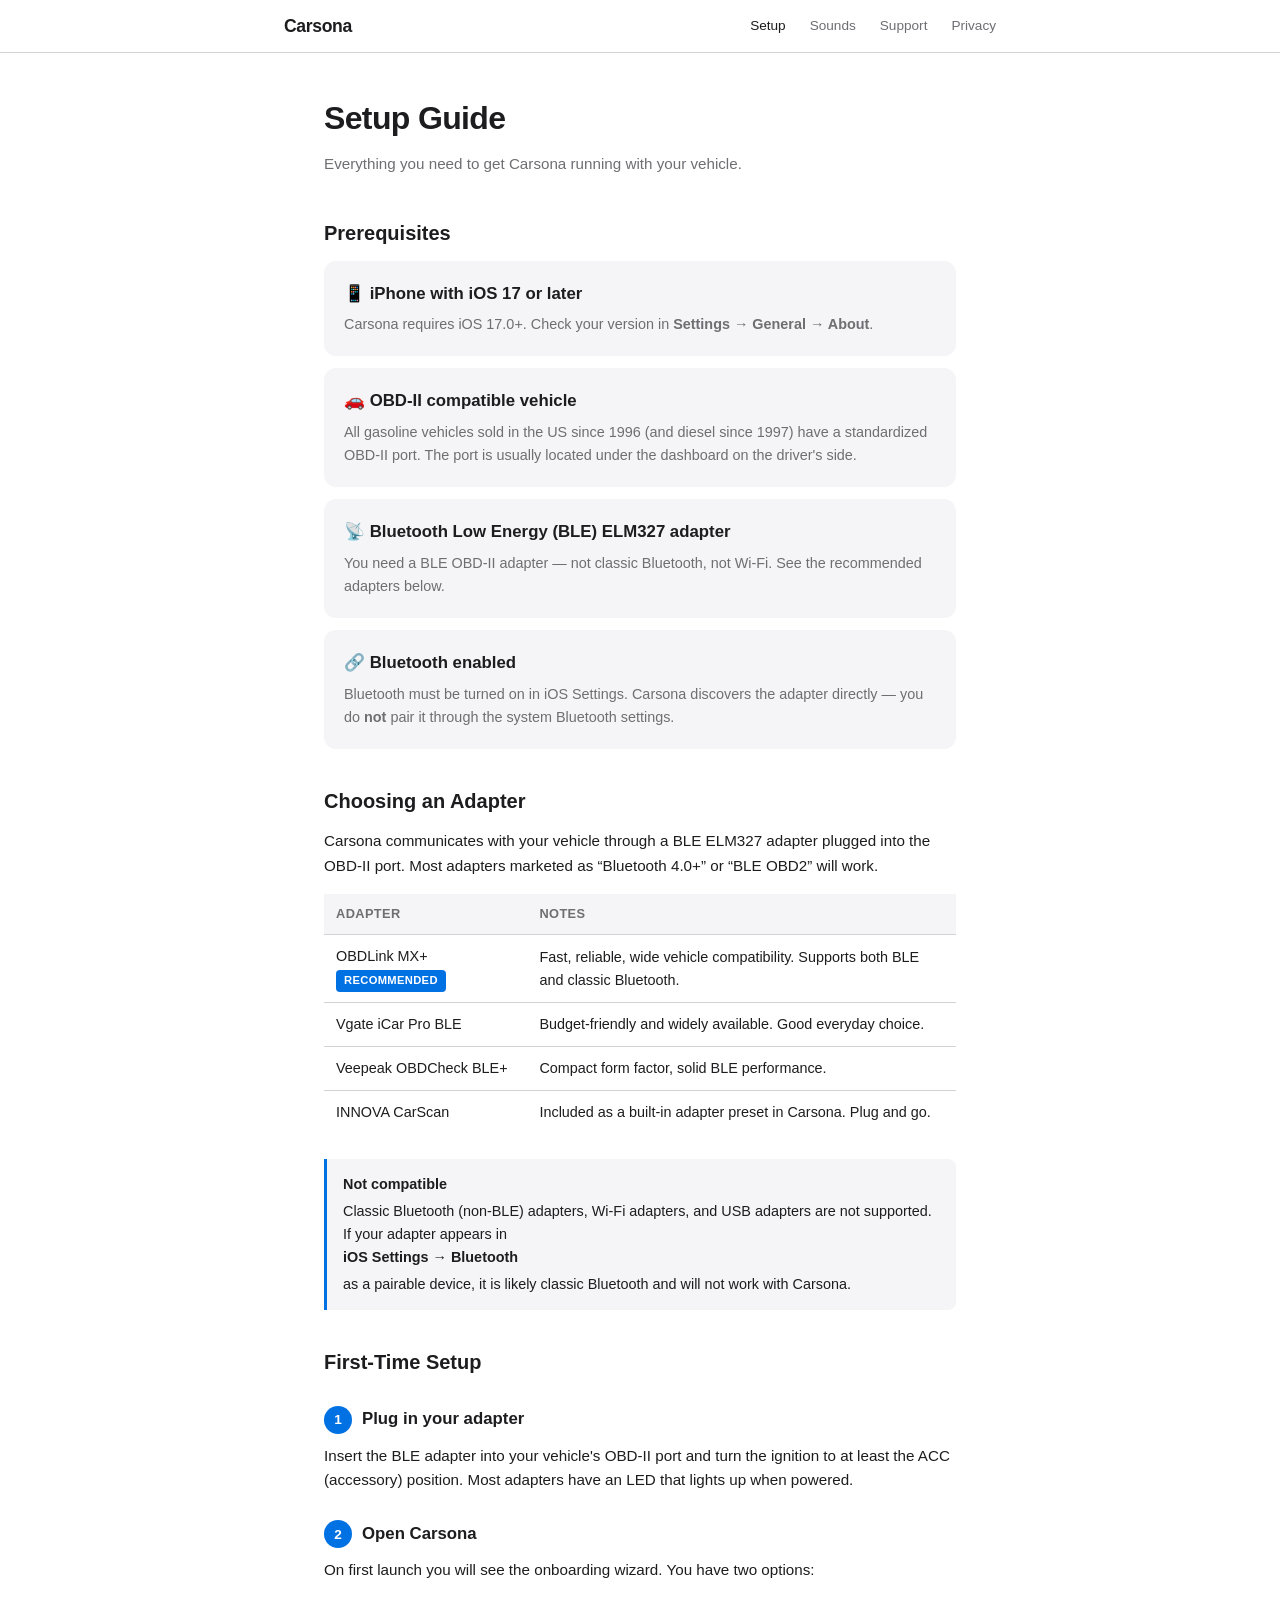
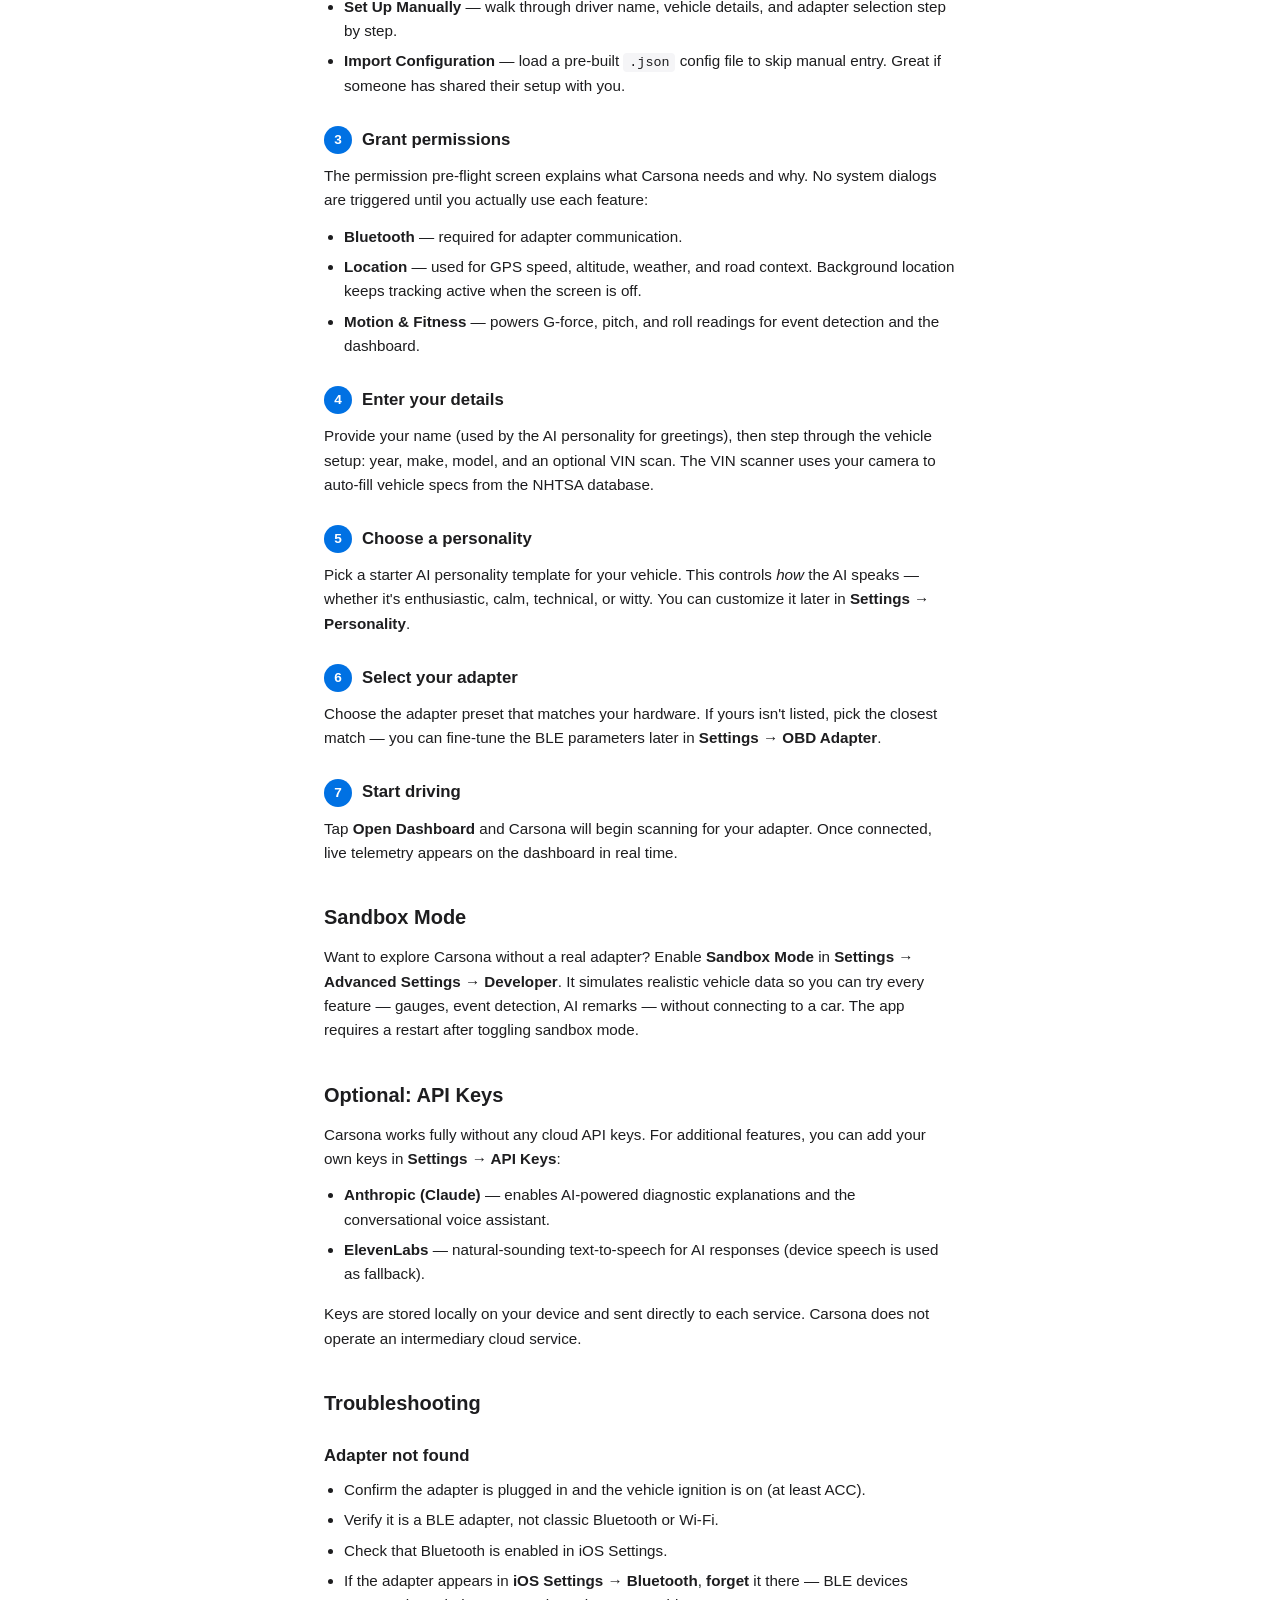
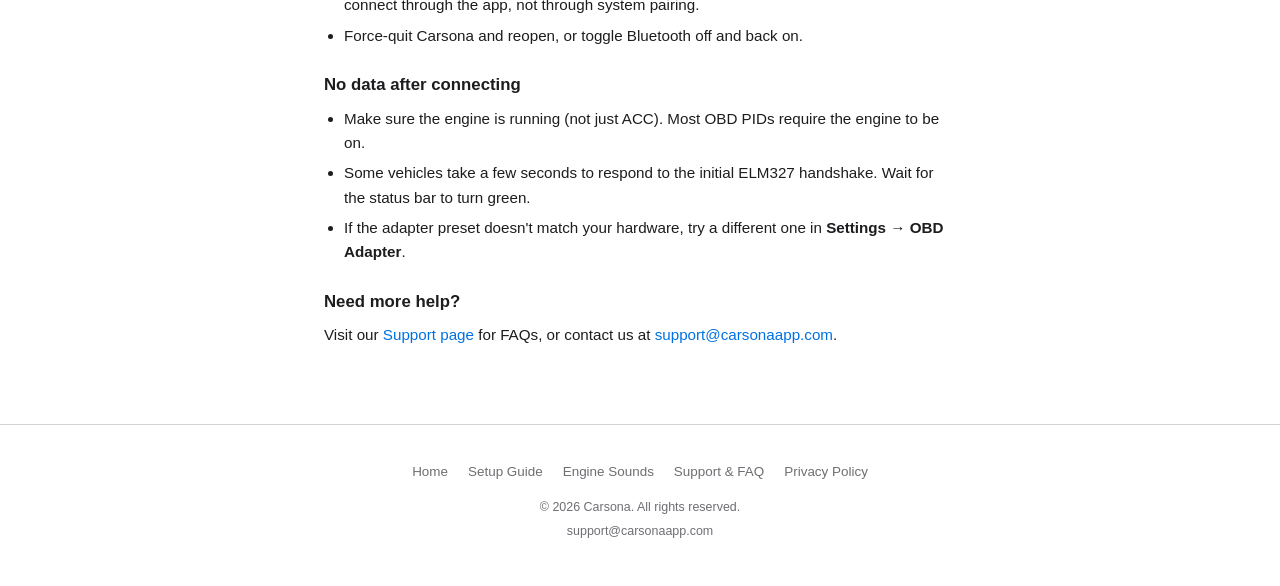
<file: setup.html>
<!doctype html>
<html lang="en">
  <head>
    <meta charset="UTF-8" />
    <meta name="viewport" content="width=device-width, initial-scale=1.0" />
    <title>Carsona — Setup Guide</title>
    <link rel="stylesheet" href="style.css" />
  </head>
  <body>
    <!-- ═══════════════════ Site Nav ═══════════════════ -->
    <nav class="site-nav">
      <div class="nav-inner">
        <a href="index.html" class="nav-logo">Carsona</a>
        <div class="nav-links" id="navLinks">
          <a href="setup.html" class="active">Setup</a>
          <a href="sounds.html">Sounds</a>
          <a href="support.html">Support</a>
          <a href="privacy.html">Privacy</a>
        </div>
        <button
          class="nav-toggle"
          id="navToggle"
          aria-label="Toggle navigation"
        >
          <span></span><span></span><span></span>
        </button>
      </div>
    </nav>

    <div class="page-container">
      <h1>Setup Guide</h1>
      <p class="subtitle">
        Everything you need to get Carsona running with your vehicle.
      </p>

      <!-- ───────────────── Prerequisites ───────────────── -->

      <h2>Prerequisites</h2>

      <div class="prereq-card">
        <h3>&#x1F4F1; iPhone with iOS 17 or later</h3>
        <p>
          Carsona requires iOS 17.0+. Check your version in
          <strong>Settings &rarr; General &rarr; About</strong>.
        </p>
      </div>

      <div class="prereq-card">
        <h3>&#x1F697; OBD-II compatible vehicle</h3>
        <p>
          All gasoline vehicles sold in the US since 1996 (and diesel since
          1997) have a standardized OBD-II port. The port is usually located
          under the dashboard on the driver's side.
        </p>
      </div>

      <div class="prereq-card">
        <h3>&#x1F4E1; Bluetooth Low Energy (BLE) ELM327 adapter</h3>
        <p>
          You need a BLE OBD-II adapter &mdash; not classic Bluetooth, not
          Wi-Fi. See the recommended adapters below.
        </p>
      </div>

      <div class="prereq-card">
        <h3>&#x1F517; Bluetooth enabled</h3>
        <p>
          Bluetooth must be turned on in iOS Settings. Carsona discovers the
          adapter directly &mdash; you do <strong>not</strong> pair it through
          the system Bluetooth settings.
        </p>
      </div>

      <!-- ───────────────── Adapters ───────────────── -->

      <h2>Choosing an Adapter</h2>
      <p>
        Carsona communicates with your vehicle through a BLE ELM327 adapter
        plugged into the OBD-II port. Most adapters marketed as &ldquo;Bluetooth
        4.0+&rdquo; or &ldquo;BLE OBD2&rdquo; will work.
      </p>

      <table class="adapter-table">
        <thead>
          <tr>
            <th>Adapter</th>
            <th>Notes</th>
          </tr>
        </thead>
        <tbody>
          <tr>
            <td>OBDLink MX+ <span class="tag">Recommended</span></td>
            <td>
              Fast, reliable, wide vehicle compatibility. Supports both BLE and
              classic Bluetooth.
            </td>
          </tr>
          <tr>
            <td>Vgate iCar Pro BLE</td>
            <td>Budget-friendly and widely available. Good everyday choice.</td>
          </tr>
          <tr>
            <td>Veepeak OBDCheck BLE+</td>
            <td>Compact form factor, solid BLE performance.</td>
          </tr>
          <tr>
            <td>INNOVA CarScan</td>
            <td>
              Included as a built-in adapter preset in Carsona. Plug and go.
            </td>
          </tr>
        </tbody>
      </table>

      <div class="note">
        <strong>Not compatible</strong>
        Classic Bluetooth (non-BLE) adapters, Wi-Fi adapters, and USB adapters
        are not supported. If your adapter appears in
        <strong>iOS Settings &rarr; Bluetooth</strong> as a pairable device, it
        is likely classic Bluetooth and will not work with Carsona.
      </div>

      <!-- ───────────────── First-Time Setup ───────────────── -->

      <h2>First-Time Setup</h2>

      <div class="step-header">
        <span class="step-number">1</span>
        <h3>Plug in your adapter</h3>
      </div>
      <p>
        Insert the BLE adapter into your vehicle's OBD-II port and turn the
        ignition to at least the ACC (accessory) position. Most adapters have an
        LED that lights up when powered.
      </p>

      <div class="step-header">
        <span class="step-number">2</span>
        <h3>Open Carsona</h3>
      </div>
      <p>
        On first launch you will see the onboarding wizard. You have two
        options:
      </p>
      <ul>
        <li>
          <strong>Set Up Manually</strong> &mdash; walk through driver name,
          vehicle details, and adapter selection step by step.
        </li>
        <li>
          <strong>Import Configuration</strong> &mdash; load a pre-built
          <code>.json</code> config file to skip manual entry. Great if someone
          has shared their setup with you.
        </li>
      </ul>

      <div class="step-header">
        <span class="step-number">3</span>
        <h3>Grant permissions</h3>
      </div>
      <p>
        The permission pre-flight screen explains what Carsona needs and why. No
        system dialogs are triggered until you actually use each feature:
      </p>
      <ul>
        <li>
          <strong>Bluetooth</strong> &mdash; required for adapter communication.
        </li>
        <li>
          <strong>Location</strong> &mdash; used for GPS speed, altitude,
          weather, and road context. Background location keeps tracking active
          when the screen is off.
        </li>
        <li>
          <strong>Motion &amp; Fitness</strong> &mdash; powers G-force, pitch,
          and roll readings for event detection and the dashboard.
        </li>
      </ul>

      <div class="step-header">
        <span class="step-number">4</span>
        <h3>Enter your details</h3>
      </div>
      <p>
        Provide your name (used by the AI personality for greetings), then step
        through the vehicle setup: year, make, model, and an optional VIN scan.
        The VIN scanner uses your camera to auto-fill vehicle specs from the
        NHTSA database.
      </p>

      <div class="step-header">
        <span class="step-number">5</span>
        <h3>Choose a personality</h3>
      </div>
      <p>
        Pick a starter AI personality template for your vehicle. This controls
        <em>how</em> the AI speaks &mdash; whether it's enthusiastic, calm,
        technical, or witty. You can customize it later in
        <strong>Settings &rarr; Personality</strong>.
      </p>

      <div class="step-header">
        <span class="step-number">6</span>
        <h3>Select your adapter</h3>
      </div>
      <p>
        Choose the adapter preset that matches your hardware. If yours isn't
        listed, pick the closest match &mdash; you can fine-tune the BLE
        parameters later in <strong>Settings &rarr; OBD Adapter</strong>.
      </p>

      <div class="step-header">
        <span class="step-number">7</span>
        <h3>Start driving</h3>
      </div>
      <p>
        Tap <strong>Open Dashboard</strong> and Carsona will begin scanning for
        your adapter. Once connected, live telemetry appears on the dashboard in
        real time.
      </p>

      <!-- ───────────────── Sandbox Mode ───────────────── -->

      <h2>Sandbox Mode</h2>
      <p>
        Want to explore Carsona without a real adapter? Enable
        <strong>Sandbox Mode</strong> in
        <strong>Settings &rarr; Advanced Settings &rarr; Developer</strong>. It
        simulates realistic vehicle data so you can try every feature &mdash;
        gauges, event detection, AI remarks &mdash; without connecting to a car.
        The app requires a restart after toggling sandbox mode.
      </p>

      <!-- ───────────────── Optional API Keys ───────────────── -->

      <h2>Optional: API Keys</h2>
      <p>
        Carsona works fully without any cloud API keys. For additional features,
        you can add your own keys in
        <strong>Settings &rarr; API Keys</strong>:
      </p>
      <ul>
        <li>
          <strong>Anthropic (Claude)</strong> &mdash; enables AI-powered
          diagnostic explanations and the conversational voice assistant.
        </li>
        <li>
          <strong>ElevenLabs</strong> &mdash; natural-sounding text-to-speech
          for AI responses (device speech is used as fallback).
        </li>
      </ul>
      <p>
        Keys are stored locally on your device and sent directly to each
        service. Carsona does not operate an intermediary cloud service.
      </p>

      <!-- ───────────────── Troubleshooting ───────────────── -->

      <h2>Troubleshooting</h2>

      <h3>Adapter not found</h3>
      <ul>
        <li>
          Confirm the adapter is plugged in and the vehicle ignition is on (at
          least ACC).
        </li>
        <li>Verify it is a BLE adapter, not classic Bluetooth or Wi-Fi.</li>
        <li>Check that Bluetooth is enabled in iOS Settings.</li>
        <li>
          If the adapter appears in
          <strong>iOS Settings &rarr; Bluetooth</strong>,
          <strong>forget</strong> it there &mdash; BLE devices connect through
          the app, not through system pairing.
        </li>
        <li>
          Force-quit Carsona and reopen, or toggle Bluetooth off and back on.
        </li>
      </ul>

      <h3>No data after connecting</h3>
      <ul>
        <li>
          Make sure the engine is running (not just ACC). Most OBD PIDs require
          the engine to be on.
        </li>
        <li>
          Some vehicles take a few seconds to respond to the initial ELM327
          handshake. Wait for the status bar to turn green.
        </li>
        <li>
          If the adapter preset doesn't match your hardware, try a different one
          in <strong>Settings &rarr; OBD Adapter</strong>.
        </li>
      </ul>

      <h3>Need more help?</h3>
      <p>
        Visit our <a href="support.html">Support page</a> for FAQs, or contact
        us at
        <a href="mailto:support@carsonaapp.com">support@carsonaapp.com</a>.
      </p>
    </div>

    <!-- ═══════════════════ Footer ═══════════════════ -->
    <footer class="site-footer">
      <div class="footer-inner">
        <div class="footer-links">
          <a href="index.html">Home</a>
          <a href="setup.html">Setup Guide</a>
          <a href="sounds.html">Engine Sounds</a>
          <a href="support.html">Support &amp; FAQ</a>
          <a href="privacy.html">Privacy Policy</a>
        </div>
        <p class="footer-copy">&copy; 2026 Carsona. All rights reserved.</p>
        <p class="footer-contact">
          <a href="mailto:support@carsonaapp.com">support@carsonaapp.com</a>
        </p>
      </div>
    </footer>

    <script>
      document
        .getElementById("navToggle")
        .addEventListener("click", function () {
          document.getElementById("navLinks").classList.toggle("open");
        });
    </script>
  </body>
</html>
</file>
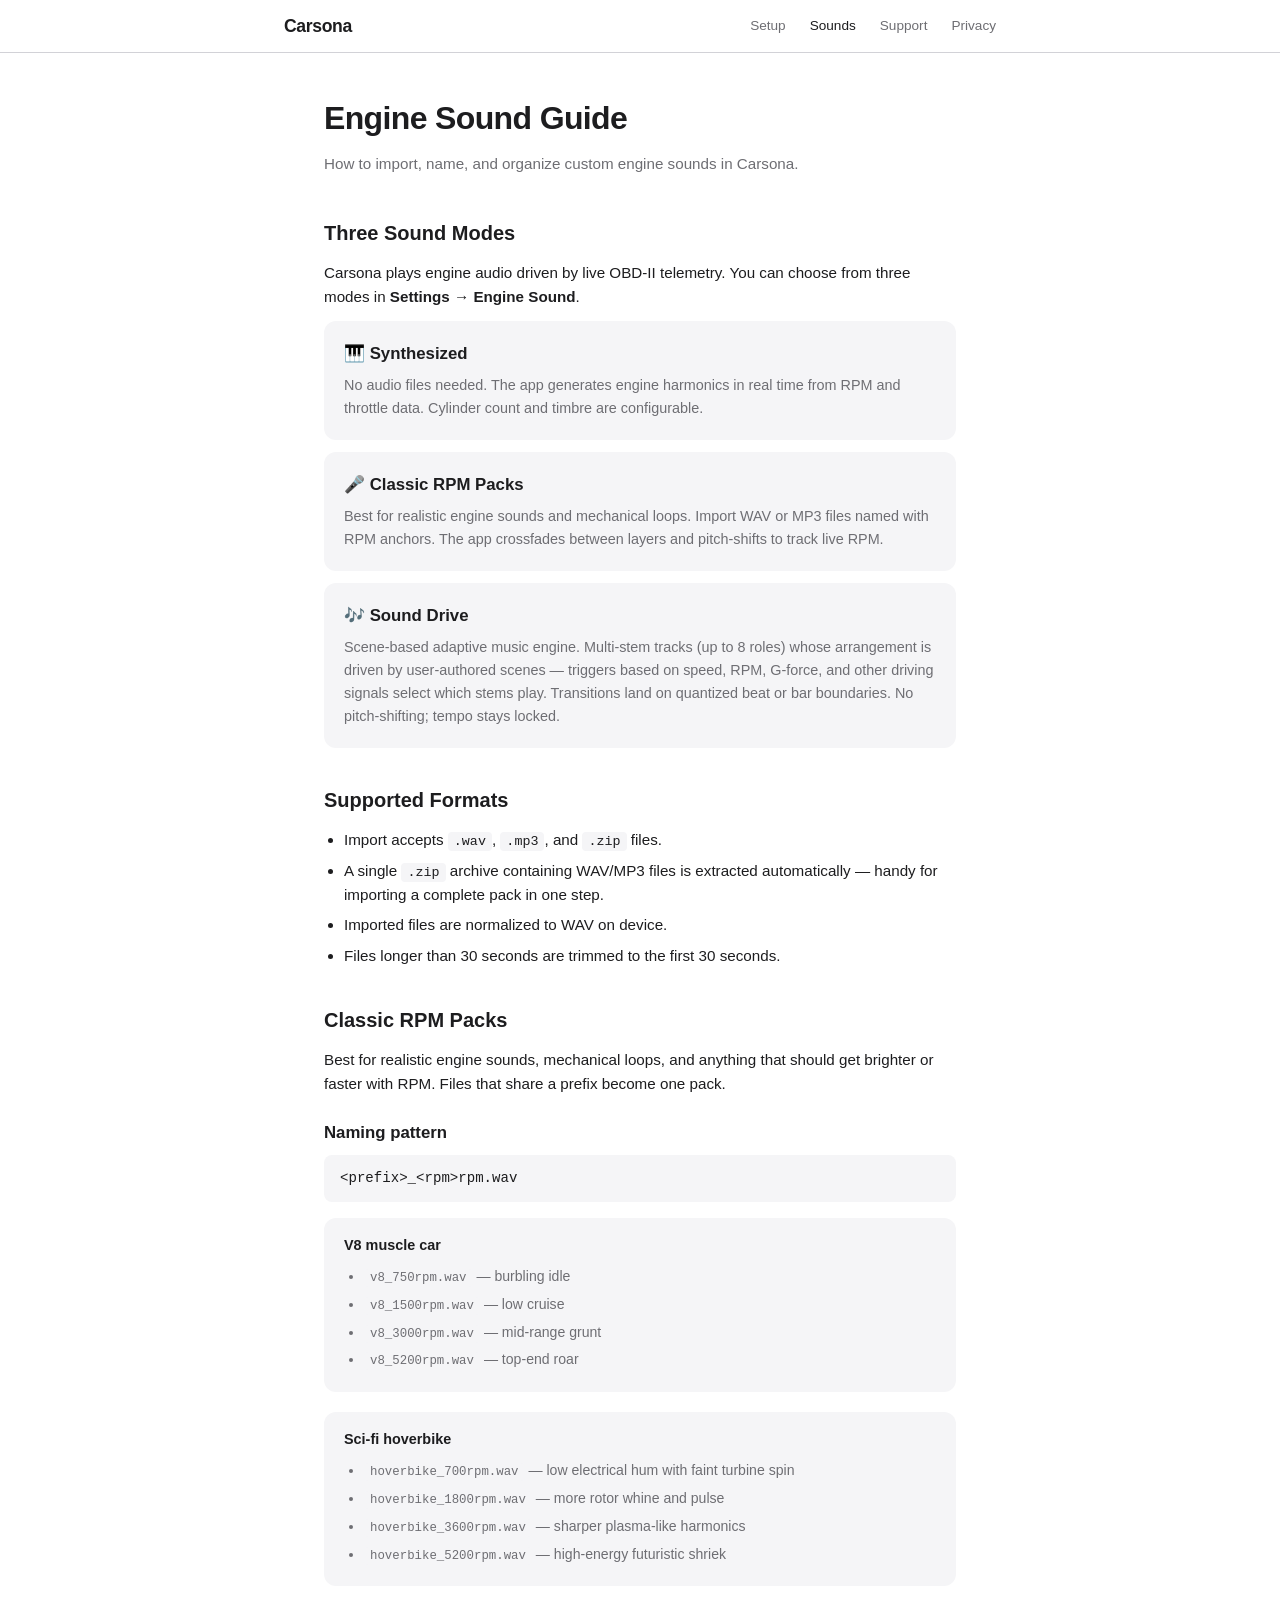
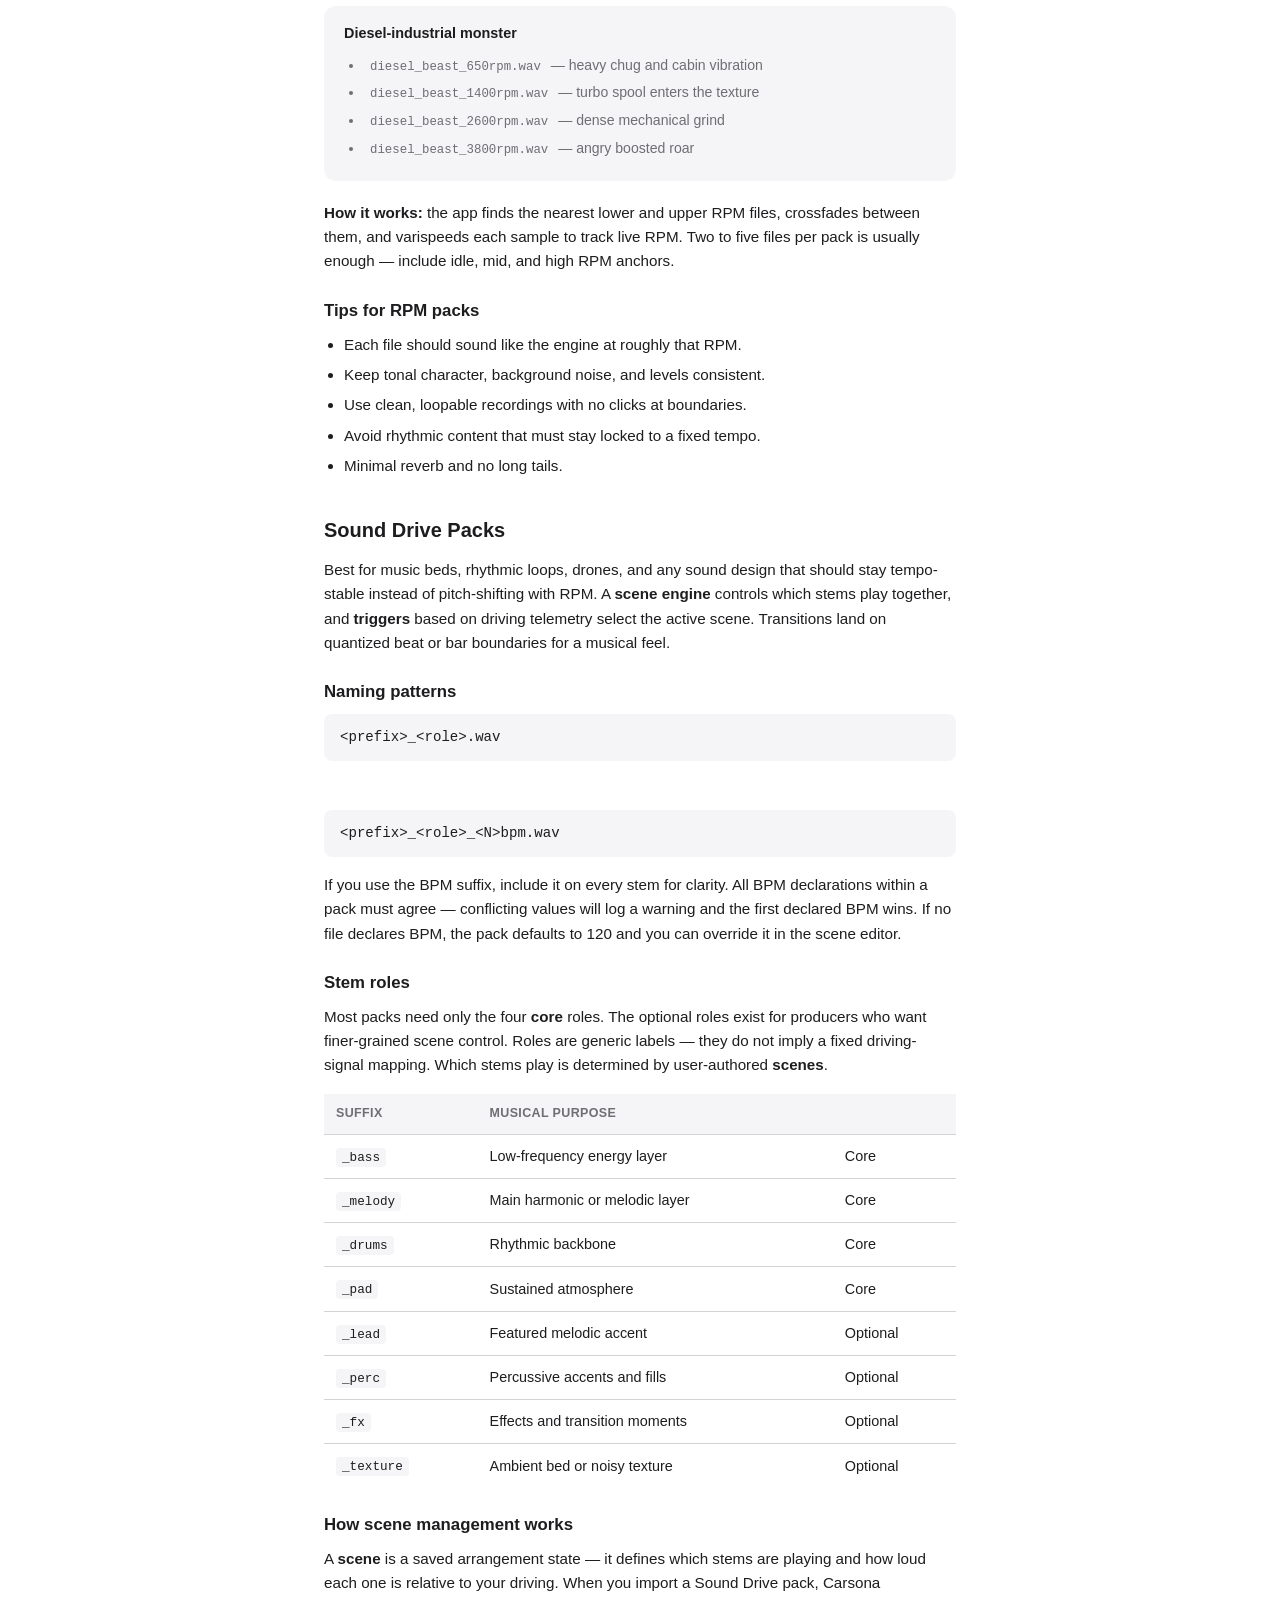
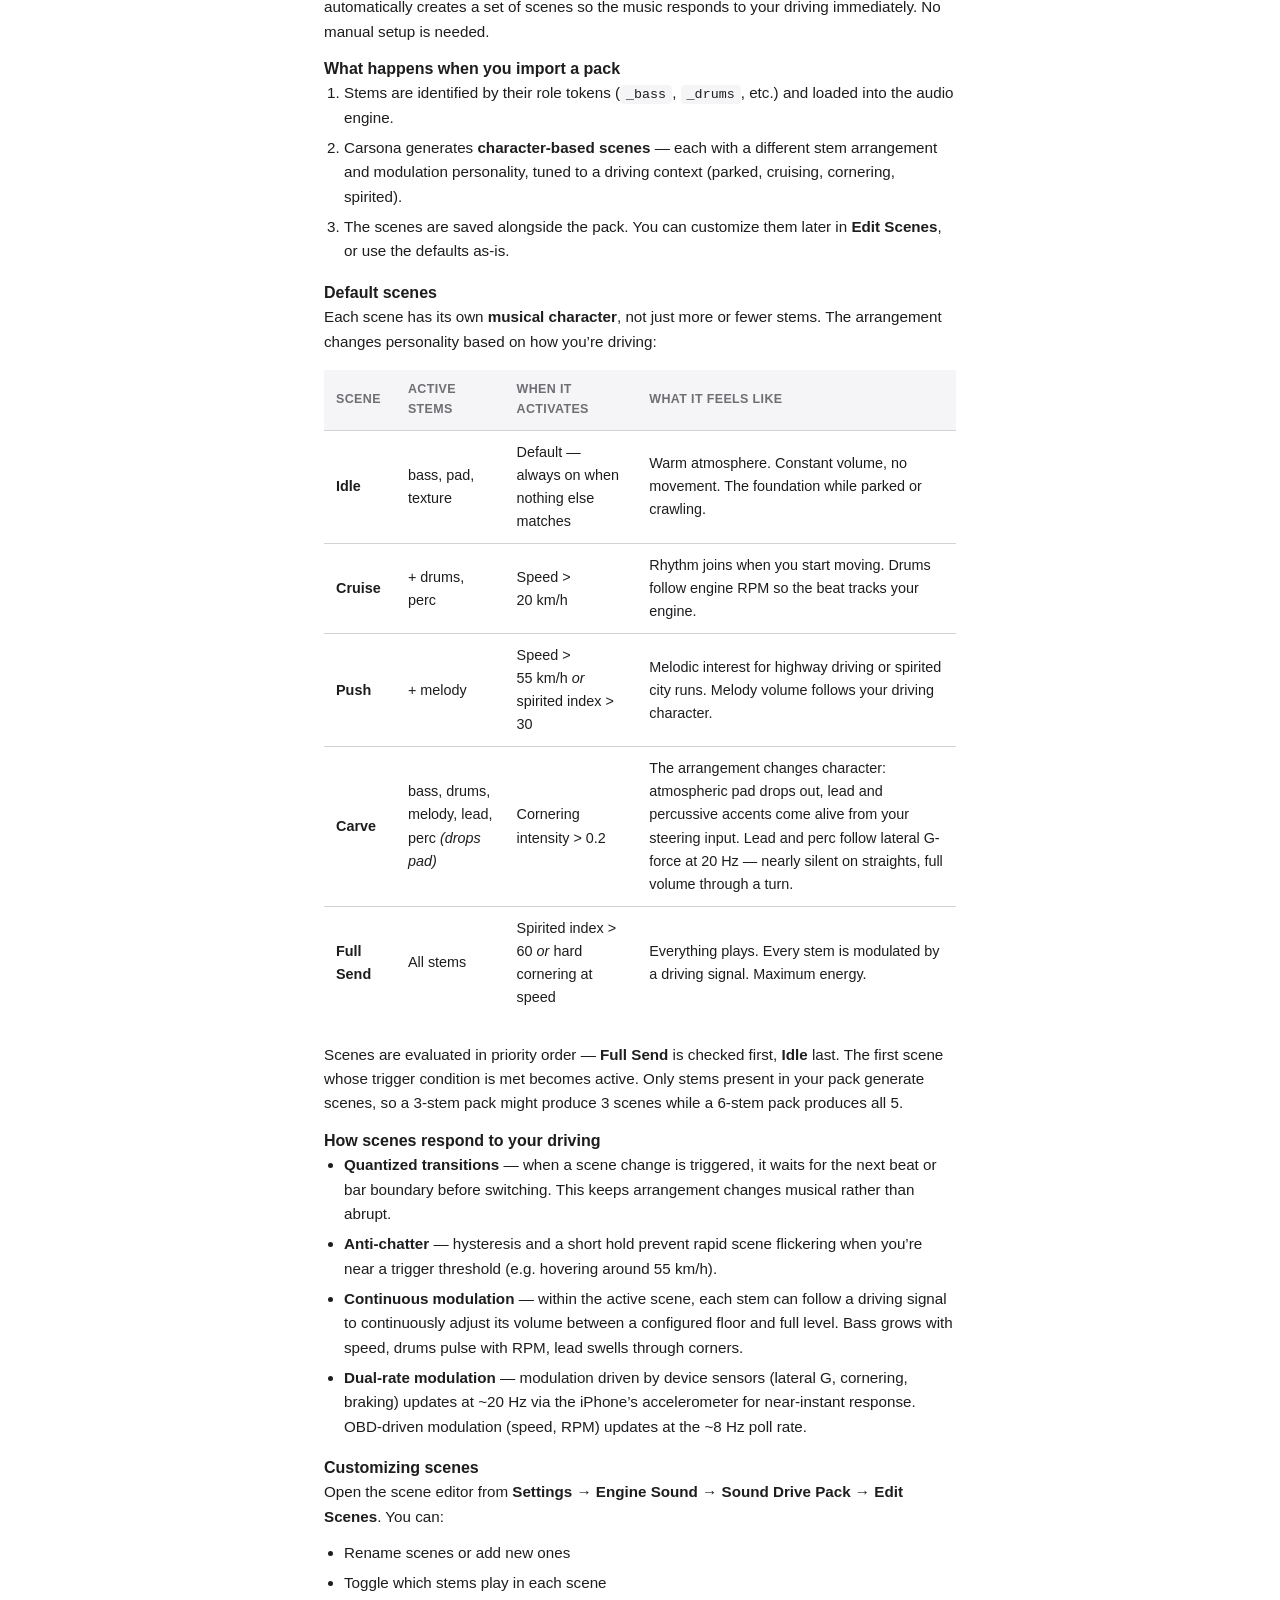
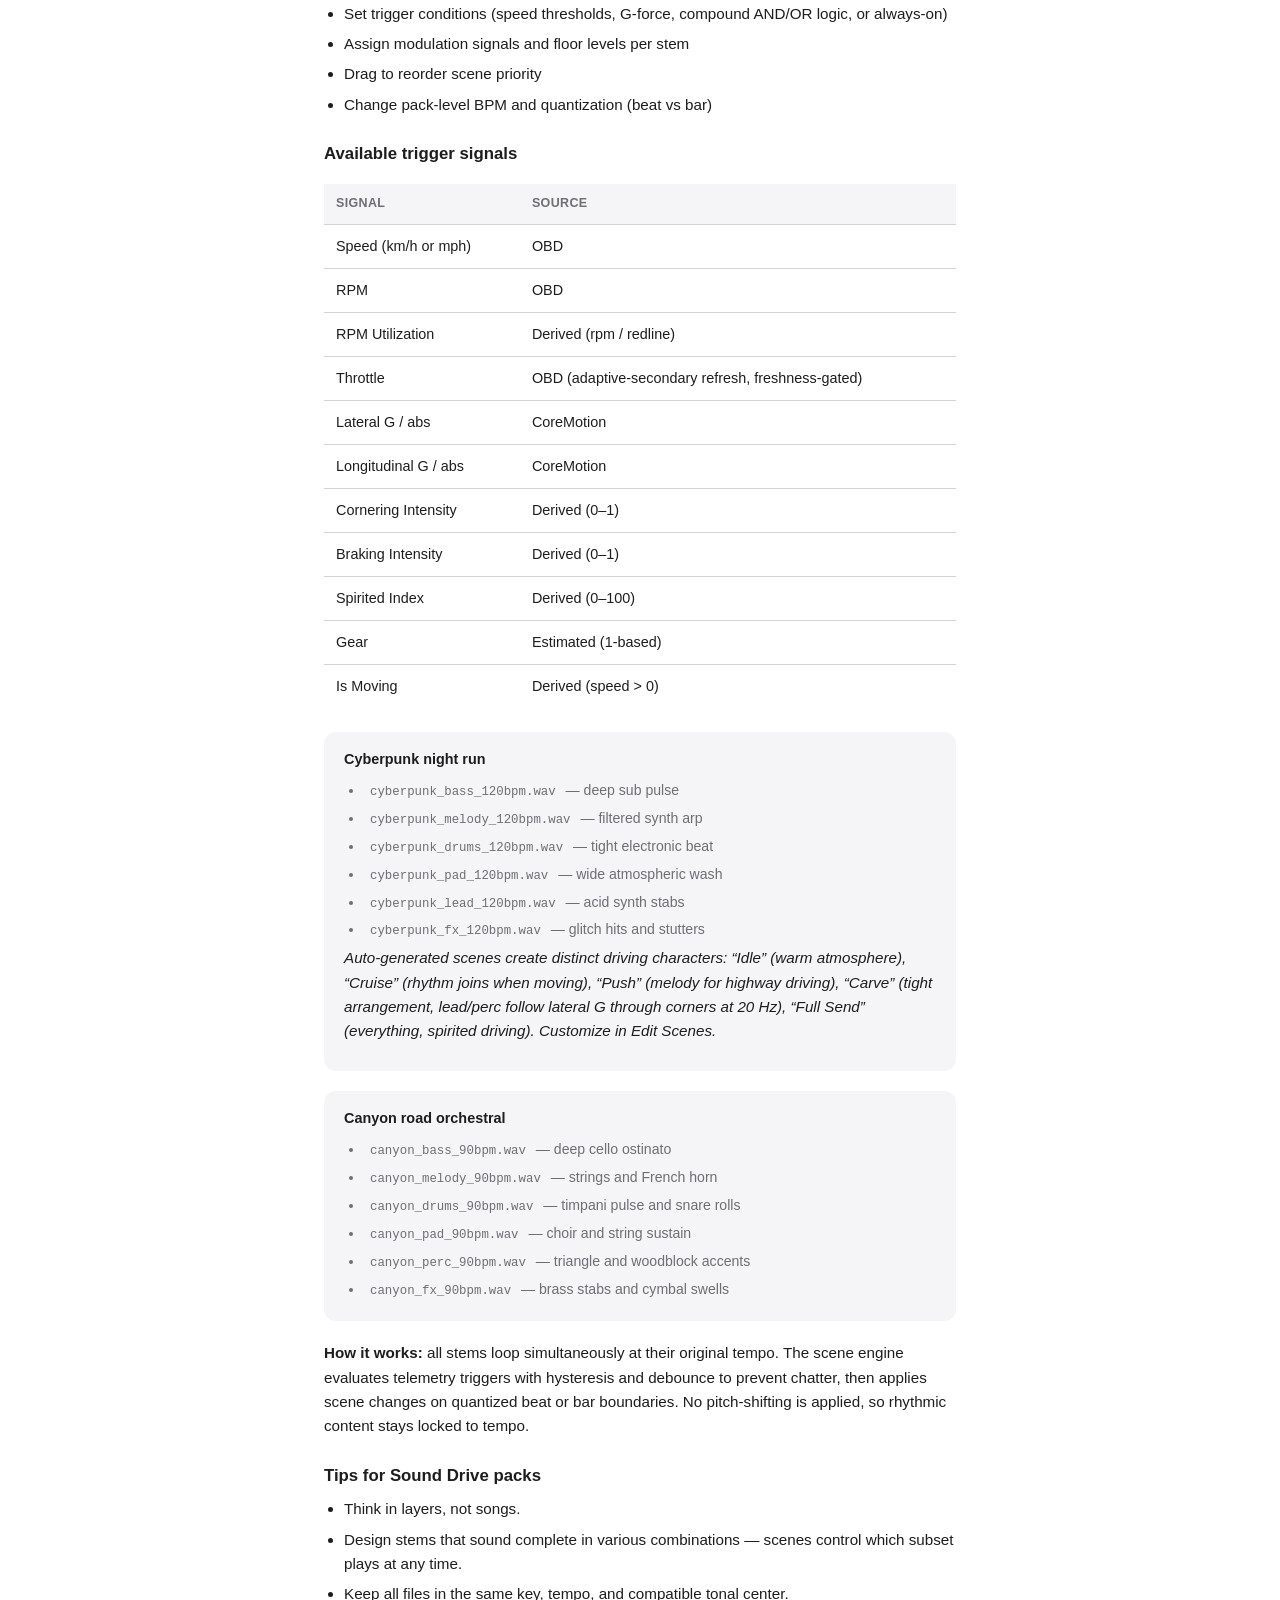
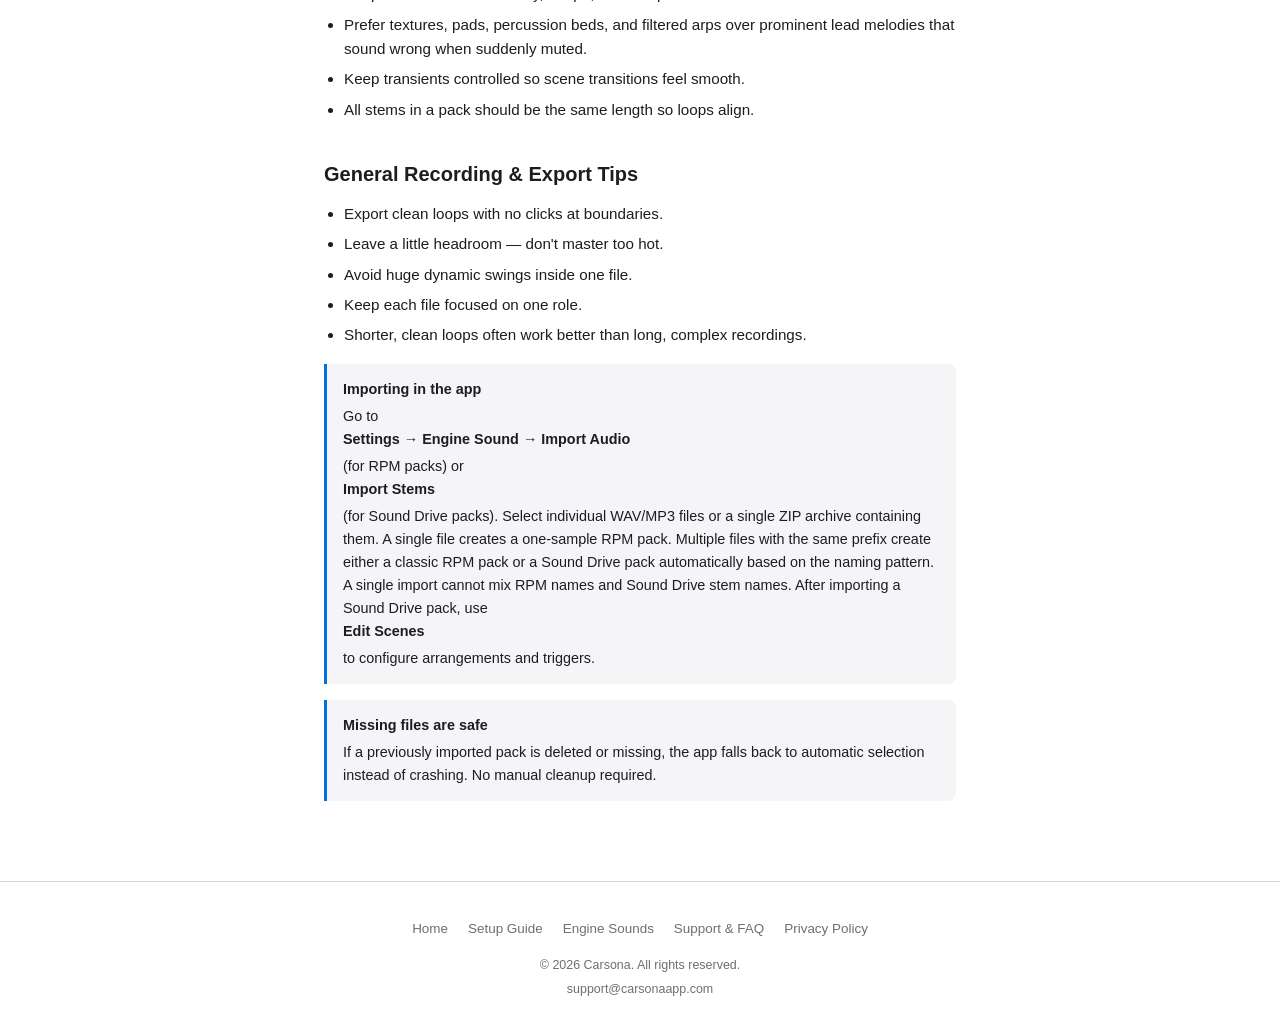
<file: sounds.html>
<!doctype html>
<html lang="en">
  <head>
    <meta charset="UTF-8" />
    <meta name="viewport" content="width=device-width, initial-scale=1.0" />
    <title>Carsona — Engine Sound Guide</title>
    <link rel="stylesheet" href="style.css" />
  </head>
  <body>
    <!-- ═══════════════════ Site Nav ═══════════════════ -->
    <nav class="site-nav">
      <div class="nav-inner">
        <a href="index.html" class="nav-logo">Carsona</a>
        <div class="nav-links" id="navLinks">
          <a href="setup.html">Setup</a>
          <a href="sounds.html" class="active">Sounds</a>
          <a href="support.html">Support</a>
          <a href="privacy.html">Privacy</a>
        </div>
        <button
          class="nav-toggle"
          id="navToggle"
          aria-label="Toggle navigation"
        >
          <span></span><span></span><span></span>
        </button>
      </div>
    </nav>

    <div class="page-container">
      <h1>Engine Sound Guide</h1>
      <p class="subtitle">
        How to import, name, and organize custom engine sounds in Carsona.
      </p>

      <!-- ───────────────── Three Modes ───────────────── -->

      <h2>Three Sound Modes</h2>
      <p>
        Carsona plays engine audio driven by live OBD-II telemetry. You can
        choose from three modes in
        <strong>Settings &rarr; Engine Sound</strong>.
      </p>

      <div class="mode-card">
        <h3>&#x1F3B9; Synthesized</h3>
        <p>
          No audio files needed. The app generates engine harmonics in real time
          from RPM and throttle data. Cylinder count and timbre are
          configurable.
        </p>
      </div>

      <div class="mode-card">
        <h3>&#x1F3A4; Classic RPM Packs</h3>
        <p>
          Best for realistic engine sounds and mechanical loops. Import WAV or
          MP3 files named with RPM anchors. The app crossfades between layers
          and pitch-shifts to track live RPM.
        </p>
      </div>

      <div class="mode-card">
        <h3>&#x1F3B6; Sound Drive</h3>
        <p>
          Scene-based adaptive music engine. Multi-stem tracks (up to 8 roles)
          whose arrangement is driven by user-authored scenes &mdash; triggers
          based on speed, RPM, G-force, and other driving signals select which
          stems play. Transitions land on quantized beat or bar boundaries. No
          pitch-shifting; tempo stays locked.
        </p>
      </div>

      <!-- ───────────────── Formats ───────────────── -->

      <h2>Supported Formats</h2>
      <ul>
        <li>
          Import accepts <code>.wav</code>, <code>.mp3</code>, and
          <code>.zip</code> files.
        </li>
        <li>
          A single <code>.zip</code> archive containing WAV/MP3 files is
          extracted automatically &mdash; handy for importing a complete pack in
          one step.
        </li>
        <li>Imported files are normalized to WAV on device.</li>
        <li>
          Files longer than 30 seconds are trimmed to the first 30 seconds.
        </li>
      </ul>

      <!-- ───────────────── Classic RPM Packs ───────────────── -->

      <h2>Classic RPM Packs</h2>
      <p>
        Best for realistic engine sounds, mechanical loops, and anything that
        should get brighter or faster with RPM. Files that share a prefix become
        one pack.
      </p>

      <h3>Naming pattern</h3>
      <span class="file-pattern">&lt;prefix&gt;_&lt;rpm&gt;rpm.wav</span>

      <div class="example-block">
        <div class="example-title">V8 muscle car</div>
        <ul>
          <li><code>v8_750rpm.wav</code> &mdash; burbling idle</li>
          <li><code>v8_1500rpm.wav</code> &mdash; low cruise</li>
          <li><code>v8_3000rpm.wav</code> &mdash; mid-range grunt</li>
          <li><code>v8_5200rpm.wav</code> &mdash; top-end roar</li>
        </ul>
      </div>

      <div class="example-block">
        <div class="example-title">Sci-fi hoverbike</div>
        <ul>
          <li>
            <code>hoverbike_700rpm.wav</code> &mdash; low electrical hum with
            faint turbine spin
          </li>
          <li>
            <code>hoverbike_1800rpm.wav</code> &mdash; more rotor whine and
            pulse
          </li>
          <li>
            <code>hoverbike_3600rpm.wav</code> &mdash; sharper plasma-like
            harmonics
          </li>
          <li>
            <code>hoverbike_5200rpm.wav</code> &mdash; high-energy futuristic
            shriek
          </li>
        </ul>
      </div>

      <div class="example-block">
        <div class="example-title">Diesel-industrial monster</div>
        <ul>
          <li>
            <code>diesel_beast_650rpm.wav</code> &mdash; heavy chug and cabin
            vibration
          </li>
          <li>
            <code>diesel_beast_1400rpm.wav</code> &mdash; turbo spool enters the
            texture
          </li>
          <li>
            <code>diesel_beast_2600rpm.wav</code> &mdash; dense mechanical grind
          </li>
          <li>
            <code>diesel_beast_3800rpm.wav</code> &mdash; angry boosted roar
          </li>
        </ul>
      </div>

      <p>
        <strong>How it works:</strong> the app finds the nearest lower and upper
        RPM files, crossfades between them, and varispeeds each sample to track
        live RPM. Two to five files per pack is usually enough &mdash; include
        idle, mid, and high RPM anchors.
      </p>

      <h3>Tips for RPM packs</h3>
      <ul>
        <li>Each file should sound like the engine at roughly that RPM.</li>
        <li>Keep tonal character, background noise, and levels consistent.</li>
        <li>Use clean, loopable recordings with no clicks at boundaries.</li>
        <li>Avoid rhythmic content that must stay locked to a fixed tempo.</li>
        <li>Minimal reverb and no long tails.</li>
      </ul>

      <!-- ───────────────── Sound Drive Packs ───────────────── -->

      <h2>Sound Drive Packs</h2>
      <p>
        Best for music beds, rhythmic loops, drones, and any sound design that
        should stay tempo-stable instead of pitch-shifting with RPM. A
        <strong>scene engine</strong> controls which stems play together, and
        <strong>triggers</strong> based on driving telemetry select the active
        scene. Transitions land on quantized beat or bar boundaries for a
        musical feel.
      </p>

      <h3>Naming patterns</h3>
      <span class="file-pattern">&lt;prefix&gt;_&lt;role&gt;.wav</span>
      <br />
      <span class="file-pattern"
        >&lt;prefix&gt;_&lt;role&gt;_&lt;N&gt;bpm.wav</span
      >
      <p>
        If you use the BPM suffix, include it on every stem for clarity. All BPM
        declarations within a pack must agree &mdash; conflicting values will
        log a warning and the first declared BPM wins. If no file declares BPM,
        the pack defaults to 120 and you can override it in the scene editor.
      </p>

      <h3>Stem roles</h3>
      <p>
        Most packs need only the four <strong>core</strong> roles. The optional
        roles exist for producers who want finer-grained scene control. Roles
        are generic labels &mdash; they do not imply a fixed driving-signal
        mapping. Which stems play is determined by user-authored
        <strong>scenes</strong>.
      </p>
      <table class="data-table">
        <thead>
          <tr>
            <th>Suffix</th>
            <th>Musical purpose</th>
            <th></th>
          </tr>
        </thead>
        <tbody>
          <tr>
            <td><code>_bass</code></td>
            <td>Low-frequency energy layer</td>
            <td>Core</td>
          </tr>
          <tr>
            <td><code>_melody</code></td>
            <td>Main harmonic or melodic layer</td>
            <td>Core</td>
          </tr>
          <tr>
            <td><code>_drums</code></td>
            <td>Rhythmic backbone</td>
            <td>Core</td>
          </tr>
          <tr>
            <td><code>_pad</code></td>
            <td>Sustained atmosphere</td>
            <td>Core</td>
          </tr>
          <tr>
            <td><code>_lead</code></td>
            <td>Featured melodic accent</td>
            <td>Optional</td>
          </tr>
          <tr>
            <td><code>_perc</code></td>
            <td>Percussive accents and fills</td>
            <td>Optional</td>
          </tr>
          <tr>
            <td><code>_fx</code></td>
            <td>Effects and transition moments</td>
            <td>Optional</td>
          </tr>
          <tr>
            <td><code>_texture</code></td>
            <td>Ambient bed or noisy texture</td>
            <td>Optional</td>
          </tr>
        </tbody>
      </table>

      <h3>How scene management works</h3>
      <p>
        A <strong>scene</strong> is a saved arrangement state &mdash; it defines
        which stems are playing and how loud each one is relative to your
        driving. When you import a Sound Drive pack, Carsona automatically
        creates a set of scenes so the music responds to your driving
        immediately. No manual setup is needed.
      </p>

      <h4>What happens when you import a pack</h4>
      <ol>
        <li>
          Stems are identified by their role tokens (<code>_bass</code>,
          <code>_drums</code>, etc.) and loaded into the audio engine.
        </li>
        <li>
          Carsona generates <strong>character-based scenes</strong> &mdash; each
          with a different stem arrangement and modulation personality, tuned to
          a driving context (parked, cruising, cornering, spirited).
        </li>
        <li>
          The scenes are saved alongside the pack. You can customize them later
          in <strong>Edit Scenes</strong>, or use the defaults as-is.
        </li>
      </ol>

      <h4>Default scenes</h4>
      <p>
        Each scene has its own <strong>musical character</strong>, not just more
        or fewer stems. The arrangement changes personality based on how
        you&rsquo;re driving:
      </p>
      <table class="data-table">
        <thead>
          <tr>
            <th>Scene</th>
            <th>Active stems</th>
            <th>When it activates</th>
            <th>What it feels like</th>
          </tr>
        </thead>
        <tbody>
          <tr>
            <td><strong>Idle</strong></td>
            <td>bass, pad, texture</td>
            <td>Default &mdash; always on when nothing else matches</td>
            <td>
              Warm atmosphere. Constant volume, no movement. The foundation
              while parked or crawling.
            </td>
          </tr>
          <tr>
            <td><strong>Cruise</strong></td>
            <td>+ drums, perc</td>
            <td>Speed &gt; 20&nbsp;km/h</td>
            <td>
              Rhythm joins when you start moving. Drums follow engine RPM so the
              beat tracks your engine.
            </td>
          </tr>
          <tr>
            <td><strong>Push</strong></td>
            <td>+ melody</td>
            <td>Speed &gt; 55&nbsp;km/h <em>or</em> spirited index &gt; 30</td>
            <td>
              Melodic interest for highway driving or spirited city runs. Melody
              volume follows your driving character.
            </td>
          </tr>
          <tr>
            <td><strong>Carve</strong></td>
            <td>bass, drums, melody, lead, perc <em>(drops pad)</em></td>
            <td>Cornering intensity &gt; 0.2</td>
            <td>
              The arrangement changes character: atmospheric pad drops out, lead
              and percussive accents come alive from your steering input. Lead
              and perc follow lateral G-force at 20&nbsp;Hz &mdash; nearly
              silent on straights, full volume through a turn.
            </td>
          </tr>
          <tr>
            <td><strong>Full Send</strong></td>
            <td>All stems</td>
            <td>Spirited index &gt; 60 <em>or</em> hard cornering at speed</td>
            <td>
              Everything plays. Every stem is modulated by a driving signal.
              Maximum energy.
            </td>
          </tr>
        </tbody>
      </table>
      <p>
        Scenes are evaluated in priority order &mdash;
        <strong>Full Send</strong> is checked first, <strong>Idle</strong> last.
        The first scene whose trigger condition is met becomes active. Only
        stems present in your pack generate scenes, so a 3-stem pack might
        produce 3 scenes while a 6-stem pack produces all 5.
      </p>

      <h4>How scenes respond to your driving</h4>
      <ul>
        <li>
          <strong>Quantized transitions</strong> &mdash; when a scene change is
          triggered, it waits for the next beat or bar boundary before
          switching. This keeps arrangement changes musical rather than abrupt.
        </li>
        <li>
          <strong>Anti-chatter</strong> &mdash; hysteresis and a short hold
          prevent rapid scene flickering when you&rsquo;re near a trigger
          threshold (e.g. hovering around 55&nbsp;km/h).
        </li>
        <li>
          <strong>Continuous modulation</strong> &mdash; within the active
          scene, each stem can follow a driving signal to continuously adjust
          its volume between a configured floor and full level. Bass grows with
          speed, drums pulse with RPM, lead swells through corners.
        </li>
        <li>
          <strong>Dual-rate modulation</strong> &mdash; modulation driven by
          device sensors (lateral G, cornering, braking) updates at ~20&nbsp;Hz
          via the iPhone&rsquo;s accelerometer for near-instant response.
          OBD-driven modulation (speed, RPM) updates at the ~8&nbsp;Hz poll
          rate.
        </li>
      </ul>

      <h4>Customizing scenes</h4>
      <p>
        Open the scene editor from
        <strong
          >Settings &rarr; Engine Sound &rarr; Sound Drive Pack &rarr; Edit
          Scenes</strong
        >. You can:
      </p>
      <ul>
        <li>Rename scenes or add new ones</li>
        <li>Toggle which stems play in each scene</li>
        <li>
          Set trigger conditions (speed thresholds, G-force, compound AND/OR
          logic, or always-on)
        </li>
        <li>Assign modulation signals and floor levels per stem</li>
        <li>Drag to reorder scene priority</li>
        <li>Change pack-level BPM and quantization (beat vs bar)</li>
      </ul>

      <h3>Available trigger signals</h3>
      <table class="data-table">
        <thead>
          <tr>
            <th>Signal</th>
            <th>Source</th>
          </tr>
        </thead>
        <tbody>
          <tr>
            <td>Speed (km/h or mph)</td>
            <td>OBD</td>
          </tr>
          <tr>
            <td>RPM</td>
            <td>OBD</td>
          </tr>
          <tr>
            <td>RPM Utilization</td>
            <td>Derived (rpm / redline)</td>
          </tr>
          <tr>
            <td>Throttle</td>
            <td>OBD (adaptive-secondary refresh, freshness-gated)</td>
          </tr>
          <tr>
            <td>Lateral G / abs</td>
            <td>CoreMotion</td>
          </tr>
          <tr>
            <td>Longitudinal G / abs</td>
            <td>CoreMotion</td>
          </tr>
          <tr>
            <td>Cornering Intensity</td>
            <td>Derived (0&ndash;1)</td>
          </tr>
          <tr>
            <td>Braking Intensity</td>
            <td>Derived (0&ndash;1)</td>
          </tr>
          <tr>
            <td>Spirited Index</td>
            <td>Derived (0&ndash;100)</td>
          </tr>
          <tr>
            <td>Gear</td>
            <td>Estimated (1-based)</td>
          </tr>
          <tr>
            <td>Is Moving</td>
            <td>Derived (speed &gt; 0)</td>
          </tr>
        </tbody>
      </table>

      <div class="example-block">
        <div class="example-title">Cyberpunk night run</div>
        <ul>
          <li><code>cyberpunk_bass_120bpm.wav</code> &mdash; deep sub pulse</li>
          <li>
            <code>cyberpunk_melody_120bpm.wav</code> &mdash; filtered synth arp
          </li>
          <li>
            <code>cyberpunk_drums_120bpm.wav</code> &mdash; tight electronic
            beat
          </li>
          <li>
            <code>cyberpunk_pad_120bpm.wav</code> &mdash; wide atmospheric wash
          </li>
          <li>
            <code>cyberpunk_lead_120bpm.wav</code> &mdash; acid synth stabs
          </li>
          <li>
            <code>cyberpunk_fx_120bpm.wav</code> &mdash; glitch hits and
            stutters
          </li>
        </ul>
        <p>
          <em
            >Auto-generated scenes create distinct driving characters:
            &ldquo;Idle&rdquo; (warm atmosphere), &ldquo;Cruise&rdquo; (rhythm
            joins when moving), &ldquo;Push&rdquo; (melody for highway driving),
            &ldquo;Carve&rdquo; (tight arrangement, lead/perc follow lateral G
            through corners at 20&nbsp;Hz), &ldquo;Full Send&rdquo; (everything,
            spirited driving). Customize in Edit Scenes.</em
          >
        </p>
      </div>

      <div class="example-block">
        <div class="example-title">Canyon road orchestral</div>
        <ul>
          <li>
            <code>canyon_bass_90bpm.wav</code> &mdash; deep cello ostinato
          </li>
          <li>
            <code>canyon_melody_90bpm.wav</code> &mdash; strings and French horn
          </li>
          <li>
            <code>canyon_drums_90bpm.wav</code> &mdash; timpani pulse and snare
            rolls
          </li>
          <li>
            <code>canyon_pad_90bpm.wav</code> &mdash; choir and string sustain
          </li>
          <li>
            <code>canyon_perc_90bpm.wav</code> &mdash; triangle and woodblock
            accents
          </li>
          <li>
            <code>canyon_fx_90bpm.wav</code> &mdash; brass stabs and cymbal
            swells
          </li>
        </ul>
      </div>

      <p>
        <strong>How it works:</strong> all stems loop simultaneously at their
        original tempo. The scene engine evaluates telemetry triggers with
        hysteresis and debounce to prevent chatter, then applies scene changes
        on quantized beat or bar boundaries. No pitch-shifting is applied, so
        rhythmic content stays locked to tempo.
      </p>

      <h3>Tips for Sound Drive packs</h3>
      <ul>
        <li>Think in layers, not songs.</li>
        <li>
          Design stems that sound complete in various combinations &mdash;
          scenes control which subset plays at any time.
        </li>
        <li>
          Keep all files in the same key, tempo, and compatible tonal center.
        </li>
        <li>
          Prefer textures, pads, percussion beds, and filtered arps over
          prominent lead melodies that sound wrong when suddenly muted.
        </li>
        <li>Keep transients controlled so scene transitions feel smooth.</li>
        <li>All stems in a pack should be the same length so loops align.</li>
      </ul>

      <!-- ───────────────── General Tips ───────────────── -->

      <h2>General Recording &amp; Export Tips</h2>
      <ul>
        <li>Export clean loops with no clicks at boundaries.</li>
        <li>Leave a little headroom &mdash; don't master too hot.</li>
        <li>Avoid huge dynamic swings inside one file.</li>
        <li>Keep each file focused on one role.</li>
        <li>
          Shorter, clean loops often work better than long, complex recordings.
        </li>
      </ul>

      <div class="note">
        <strong>Importing in the app</strong>
        Go to
        <strong>Settings &rarr; Engine Sound &rarr; Import Audio</strong>
        (for RPM packs) or
        <strong>Import Stems</strong> (for Sound Drive packs). Select individual
        WAV/MP3 files or a single ZIP archive containing them. A single file
        creates a one-sample RPM pack. Multiple files with the same prefix
        create either a classic RPM pack or a Sound Drive pack automatically
        based on the naming pattern. A single import cannot mix RPM names and
        Sound Drive stem names. After importing a Sound Drive pack, use
        <strong>Edit Scenes</strong> to configure arrangements and triggers.
      </div>

      <div class="note">
        <strong>Missing files are safe</strong>
        If a previously imported pack is deleted or missing, the app falls back
        to automatic selection instead of crashing. No manual cleanup required.
      </div>
    </div>

    <!-- ═══════════════════ Footer ═══════════════════ -->
    <footer class="site-footer">
      <div class="footer-inner">
        <div class="footer-links">
          <a href="index.html">Home</a>
          <a href="setup.html">Setup Guide</a>
          <a href="sounds.html">Engine Sounds</a>
          <a href="support.html">Support &amp; FAQ</a>
          <a href="privacy.html">Privacy Policy</a>
        </div>
        <p class="footer-copy">&copy; 2026 Carsona. All rights reserved.</p>
        <p class="footer-contact">
          <a href="mailto:support@carsonaapp.com">support@carsonaapp.com</a>
        </p>
      </div>
    </footer>

    <script>
      document
        .getElementById("navToggle")
        .addEventListener("click", function () {
          document.getElementById("navLinks").classList.toggle("open");
        });
    </script>
  </body>
</html>
</file>
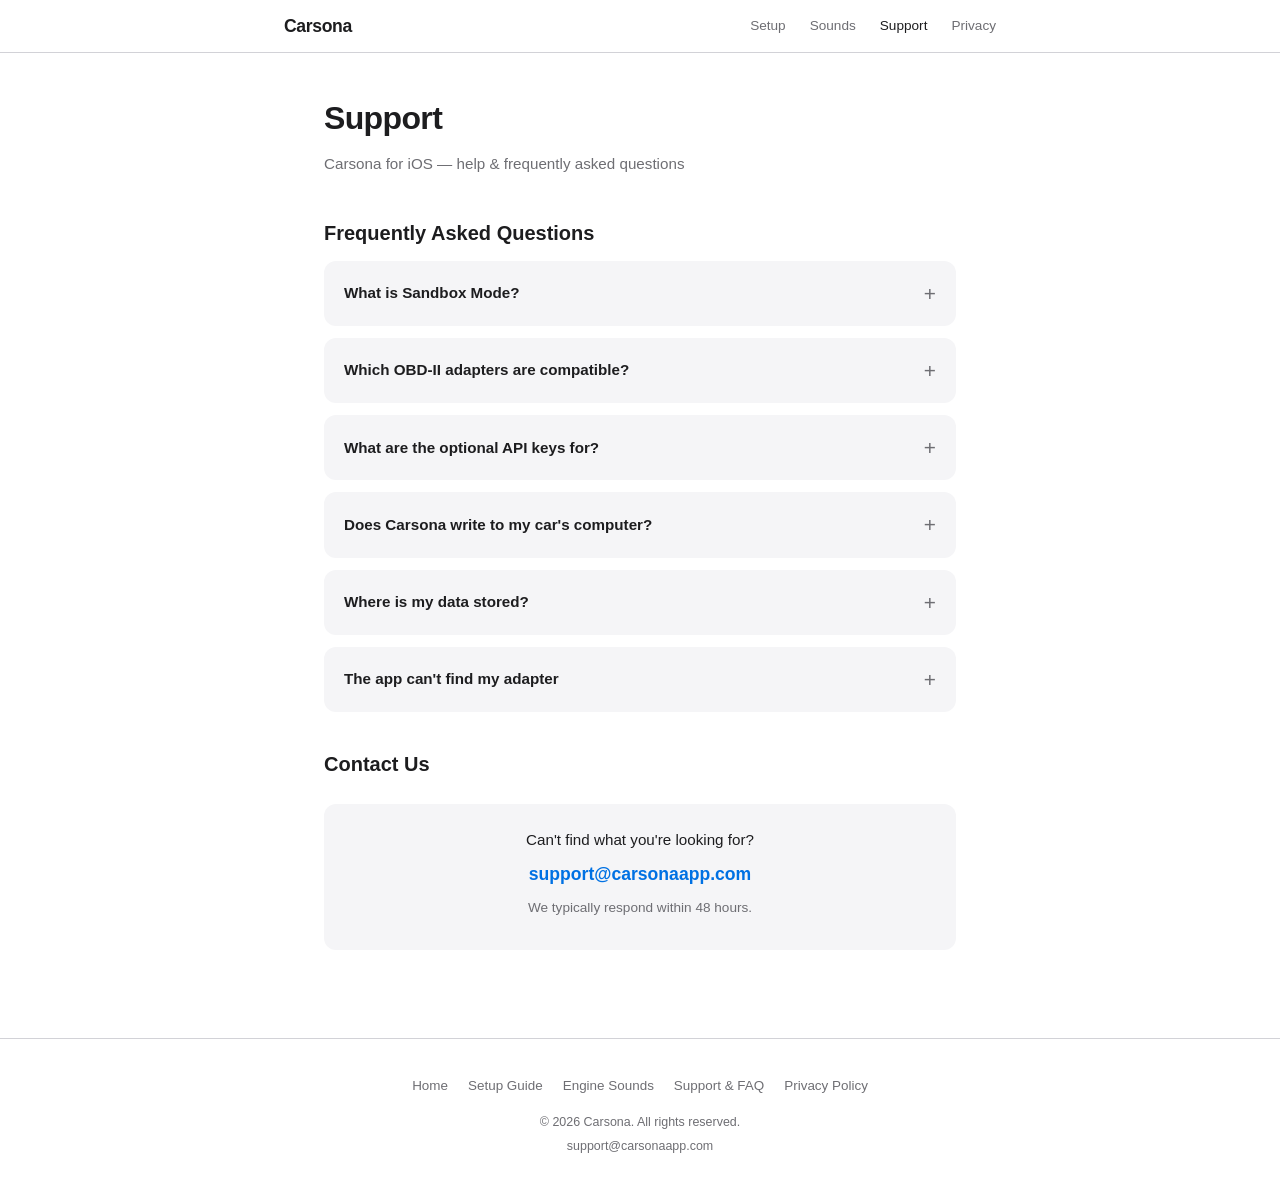
<file: support.html>
<!doctype html>
<html lang="en">
  <head>
    <meta charset="UTF-8" />
    <meta name="viewport" content="width=device-width, initial-scale=1.0" />
    <title>Carsona — Support</title>
    <link rel="stylesheet" href="style.css" />
  </head>
  <body>
    <!-- ═══════════════════ Site Nav ═══════════════════ -->
    <nav class="site-nav">
      <div class="nav-inner">
        <a href="index.html" class="nav-logo">Carsona</a>
        <div class="nav-links" id="navLinks">
          <a href="setup.html">Setup</a>
          <a href="sounds.html">Sounds</a>
          <a href="support.html" class="active">Support</a>
          <a href="privacy.html">Privacy</a>
        </div>
        <button
          class="nav-toggle"
          id="navToggle"
          aria-label="Toggle navigation"
        >
          <span></span><span></span><span></span>
        </button>
      </div>
    </nav>

    <div class="page-container">
      <h1>Support</h1>
      <p class="subtitle">
        Carsona for iOS — help &amp; frequently asked questions
      </p>

      <h2>Frequently Asked Questions</h2>

      <details>
        <summary>What is Sandbox Mode?</summary>
        <div class="answer">
          <p>
            Sandbox Mode lets you explore Carsona without a real OBD-II adapter.
            It simulates realistic vehicle data so you can try every feature —
            gauges, trip logging, AI diagnostics — before connecting to your
            car.
          </p>
          <p>
            You can enable Sandbox Mode from
            <strong>Settings &rarr; Advanced Settings &rarr; Developer</strong>.
            No Bluetooth hardware is required.
          </p>
        </div>
      </details>

      <details>
        <summary>Which OBD-II adapters are compatible?</summary>
        <div class="answer">
          <p>
            Carsona works with
            <strong>Bluetooth Low Energy (BLE) ELM327-compatible</strong>
            adapters. Most adapters sold as "Bluetooth 4.0+" or "BLE OBD2" will
            work. Common compatible adapters include:
          </p>
          <ul>
            <li>OBDLink MX+ (recommended)</li>
            <li>Vgate iCar Pro BLE</li>
            <li>Veepeak OBDCheck BLE+</li>
          </ul>
          <p>
            <strong>Not compatible:</strong> Classic Bluetooth (non-BLE)
            adapters, Wi-Fi adapters, and USB adapters are not supported. If
            your adapter pairs through iOS Settings &rarr; Bluetooth rather than
            appearing inside the app, it is likely a classic Bluetooth device
            and won't work with Carsona.
          </p>
        </div>
      </details>

      <details>
        <summary>What are the optional API keys for?</summary>
        <div class="answer">
          <p>
            Carsona is usable without cloud API keys. Depending on the build you
            are using, extra cloud features may be enabled either by entering
            your own keys in <strong>Settings &rarr; API Keys</strong>
            or by app-provided defaults in limited development, beta, or review
            builds:
          </p>
          <ul>
            <li>
              <strong>Anthropic (Claude)</strong> — AI-powered diagnostic
              explanations and voice assistant
            </li>
            <li>
              <strong>ElevenLabs</strong> — Natural-sounding text-to-speech for
              AI responses
            </li>
          </ul>
          <p>These integrations do not require user API keys:</p>
          <ul>
            <li>
              <strong>Open-Meteo</strong> — Live weather data on your dashboard
            </li>
            <li>
              <strong>NHTSA</strong> — Vehicle recall and safety lookups by VIN
            </li>
            <li><strong>EPA</strong> — Fuel economy specs and vehicle data</li>
          </ul>
          <p>
            Keys that you enter are stored locally on your device and are sent
            directly to each service. Carsona does not currently operate an
            intermediary cloud service for those requests.
          </p>
        </div>
      </details>

      <details>
        <summary>Does Carsona write to my car's computer?</summary>
        <div class="answer">
          <p>
            <strong>No.</strong> Carsona is strictly read-only. It uses OBD-II
            Mode 01 for live data and Modes 03, 07, and 0A to read diagnostic
            trouble codes. Only safe ELM327 configuration commands are sent.
            Mode 04 (clear DTCs) is permanently prohibited. Carsona will never
            reset monitors, trigger actuator tests, or modify any vehicle
            settings.
          </p>
        </div>
      </details>

      <details>
        <summary>Where is my data stored?</summary>
        <div class="answer">
          <p>
            Everything stays on your device. Carsona has no cloud backend, no
            user accounts, and no analytics. Uninstalling the app deletes all
            data. See our <a href="privacy.html">Privacy Policy</a> for full
            details.
          </p>
        </div>
      </details>

      <details>
        <summary>The app can't find my adapter</summary>
        <div class="answer">
          <p>Try these steps:</p>
          <ul>
            <li>
              Make sure your adapter is plugged into the OBD-II port and the
              vehicle ignition is on (at least ACC position).
            </li>
            <li>
              Confirm your adapter is BLE (Bluetooth Low Energy), not classic
              Bluetooth or Wi-Fi.
            </li>
            <li>Check that Bluetooth is enabled in iOS Settings.</li>
            <li>
              If the adapter appears in iOS Settings &rarr; Bluetooth,
              <strong>forget</strong> it there — BLE devices should only connect
              through the app, not through system pairing.
            </li>
            <li>
              Force-quit Carsona and reopen it, or toggle Bluetooth off and back
              on.
            </li>
          </ul>
        </div>
      </details>

      <h2>Contact Us</h2>
      <div class="contact-card">
        <p>Can't find what you're looking for?</p>
        <p>
          <a href="mailto:support@carsonaapp.com">support@carsonaapp.com</a>
        </p>
        <p style="color: var(--muted); font-size: 0.85rem; margin-top: 4px">
          We typically respond within 48 hours.
        </p>
      </div>
    </div>

    <!-- ═══════════════════ Footer ═══════════════════ -->
    <footer class="site-footer">
      <div class="footer-inner">
        <div class="footer-links">
          <a href="index.html">Home</a>
          <a href="setup.html">Setup Guide</a>
          <a href="sounds.html">Engine Sounds</a>
          <a href="support.html">Support &amp; FAQ</a>
          <a href="privacy.html">Privacy Policy</a>
        </div>
        <p class="footer-copy">&copy; 2026 Carsona. All rights reserved.</p>
        <p class="footer-contact">
          <a href="mailto:support@carsonaapp.com">support@carsonaapp.com</a>
        </p>
      </div>
    </footer>

    <script>
      document
        .getElementById("navToggle")
        .addEventListener("click", function () {
          document.getElementById("navLinks").classList.toggle("open");
        });
    </script>
  </body>
</html>
</file>
<file: style.css>
/* ═══════════════════════════════════════════════════
   Carsona — Shared Stylesheet
   ═══════════════════════════════════════════════════ */

/* ── Design Tokens ────────────────────────────────── */
:root {
  --bg: #ffffff;
  --fg: #1d1d1f;
  --muted: #6e6e73;
  --accent: #0071e3;
  --border: #d2d2d7;
  --card: #f5f5f7;
  --green: #34c759;
  --nav-bg: rgba(255, 255, 255, 0.82);
}
@media (prefers-color-scheme: dark) {
  :root {
    --bg: #1c1c1e;
    --fg: #f5f5f7;
    --muted: #98989d;
    --accent: #2997ff;
    --border: #38383a;
    --card: #2c2c2e;
    --green: #30d158;
    --nav-bg: rgba(28, 28, 30, 0.82);
  }
}

/* ── Reset ────────────────────────────────────────── */
*,
*::before,
*::after {
  margin: 0;
  padding: 0;
  box-sizing: border-box;
}

/* ── Base Typography ──────────────────────────────── */
body {
  font-family:
    -apple-system, BlinkMacSystemFont, "SF Pro Text", "Helvetica Neue",
    Helvetica, Arial, sans-serif;
  background: var(--bg);
  color: var(--fg);
  line-height: 1.6;
  -webkit-text-size-adjust: 100%;
}
a {
  color: var(--accent);
  text-decoration: none;
}
a:hover {
  text-decoration: underline;
}
strong {
  font-weight: 600;
}
code {
  font-family: "SF Mono", Menlo, monospace;
  font-size: 0.88em;
  background: var(--card);
  padding: 2px 6px;
  border-radius: 4px;
}

/* ═══════════════════════════════════════════════════
   SITE NAV — sticky, translucent
   ═══════════════════════════════════════════════════ */
.site-nav {
  position: sticky;
  top: 0;
  z-index: 100;
  background: var(--nav-bg);
  backdrop-filter: blur(20px);
  -webkit-backdrop-filter: blur(20px);
  border-bottom: 1px solid var(--border);
}
.nav-inner {
  max-width: 760px;
  margin: 0 auto;
  padding: 0 24px;
  display: flex;
  align-items: center;
  justify-content: space-between;
  height: 52px;
}
.nav-logo {
  font-size: 1.1rem;
  font-weight: 800;
  color: var(--fg);
  text-decoration: none;
  letter-spacing: -0.02em;
}
.nav-logo:hover {
  text-decoration: none;
  color: var(--accent);
}
.nav-links {
  display: flex;
  gap: 24px;
}
.nav-links a {
  color: var(--muted);
  text-decoration: none;
  font-size: 0.85rem;
  font-weight: 500;
  transition: color 0.15s;
}
.nav-links a:hover {
  color: var(--fg);
  text-decoration: none;
}
.nav-links a.active {
  color: var(--fg);
}
.nav-toggle {
  display: none;
  background: none;
  border: none;
  cursor: pointer;
  padding: 6px;
  flex-direction: column;
  gap: 4px;
}
.nav-toggle span {
  display: block;
  width: 18px;
  height: 2px;
  background: var(--fg);
  border-radius: 1px;
  transition:
    transform 0.2s,
    opacity 0.2s;
}
@media (max-width: 600px) {
  .nav-links {
    display: none;
    position: absolute;
    top: 52px;
    left: 0;
    right: 0;
    background: var(--nav-bg);
    backdrop-filter: blur(20px);
    -webkit-backdrop-filter: blur(20px);
    border-bottom: 1px solid var(--border);
    flex-direction: column;
    padding: 12px 24px 16px;
    gap: 14px;
  }
  .nav-links.open {
    display: flex;
  }
  .nav-toggle {
    display: flex;
  }
}

/* ═══════════════════════════════════════════════════
   SITE FOOTER
   ═══════════════════════════════════════════════════ */
.site-footer {
  border-top: 1px solid var(--border);
  padding: 36px 24px 44px;
  text-align: center;
}
.footer-inner {
  max-width: 760px;
  margin: 0 auto;
}
.footer-links {
  display: flex;
  gap: 20px;
  justify-content: center;
  flex-wrap: wrap;
  margin-bottom: 16px;
}
.footer-links a {
  color: var(--muted);
  font-size: 0.84rem;
  font-weight: 500;
}
.footer-links a:hover {
  color: var(--accent);
}
.footer-copy {
  color: var(--muted);
  font-size: 0.78rem;
  margin-bottom: 4px;
}
.footer-contact {
  font-size: 0.78rem;
}
.footer-contact a {
  color: var(--muted);
}
.footer-contact a:hover {
  color: var(--accent);
}

/* ═══════════════════════════════════════════════════
   LAYOUT — Container
   ═══════════════════════════════════════════════════ */
.container {
  max-width: 760px;
  margin: 0 auto;
  padding: 0 24px 64px;
}

/* ═══════════════════════════════════════════════════
   HOME PAGE — Hero
   ═══════════════════════════════════════════════════ */
.hero {
  text-align: center;
  padding: 56px 24px 48px;
}
.hero-inner {
  max-width: 620px;
  margin: 0 auto;
}
.logo {
  font-size: 3.2rem;
  font-weight: 800;
  letter-spacing: -0.03em;
  margin-bottom: 4px;
}
.tagline {
  font-size: 1.2rem;
  color: var(--muted);
  margin-bottom: 24px;
}
.description {
  font-size: 1rem;
  color: var(--fg);
  line-height: 1.75;
  margin-bottom: 12px;
}
.design-intent {
  font-size: 0.92rem;
  font-style: italic;
  color: var(--muted);
  line-height: 1.6;
}

/* ═══════════════════════════════════════════════════
   SECTION HEADINGS
   ═══════════════════════════════════════════════════ */
.section-title {
  font-size: 1.4rem;
  font-weight: 700;
  letter-spacing: -0.01em;
  margin: 56px 0 8px;
  text-align: center;
}
.section-subtitle {
  font-size: 0.92rem;
  color: var(--muted);
  text-align: center;
  margin-bottom: 24px;
  max-width: 560px;
  margin-left: auto;
  margin-right: auto;
  line-height: 1.6;
}

/* ═══════════════════════════════════════════════════
   FEATURE GRID (home)
   ═══════════════════════════════════════════════════ */
.features {
  display: grid;
  grid-template-columns: 1fr 1fr;
  gap: 12px;
  text-align: left;
}
@media (max-width: 520px) {
  .features {
    grid-template-columns: 1fr;
  }
}
.feature {
  background: var(--card);
  border-radius: 12px;
  padding: 18px 20px;
}
.feature-title {
  font-weight: 600;
  font-size: 0.92rem;
  margin-bottom: 4px;
}
.feature-desc {
  font-size: 0.84rem;
  color: var(--muted);
  line-height: 1.5;
}

/* ═══════════════════════════════════════════════════
   PROSE SECTIONS
   ═══════════════════════════════════════════════════ */
.prose {
  margin-top: 20px;
}
.prose p {
  font-size: 0.93rem;
  color: var(--fg);
  margin-bottom: 14px;
  line-height: 1.7;
}
.prose strong {
  font-weight: 600;
}

/* ═══════════════════════════════════════════════════
   HIGHLIGHT CARDS (home)
   ═══════════════════════════════════════════════════ */
.highlight-card {
  background: var(--card);
  border-radius: 16px;
  padding: 28px 32px;
  margin: 24px 0;
}
.highlight-card h3 {
  font-size: 1.05rem;
  font-weight: 700;
  margin-bottom: 12px;
}
.highlight-card p {
  font-size: 0.9rem;
  color: var(--muted);
  margin-bottom: 10px;
  line-height: 1.65;
}
.highlight-card p:last-child {
  margin-bottom: 0;
}

/* ═══════════════════════════════════════════════════
   ORDERED STEPS — Prompt Architecture (home)
   ═══════════════════════════════════════════════════ */
.prompt-order {
  counter-reset: step;
  list-style: none;
  padding: 0;
  margin: 20px 0 0;
}
.prompt-order li {
  counter-increment: step;
  display: flex;
  align-items: flex-start;
  gap: 14px;
  margin-bottom: 14px;
  font-size: 0.9rem;
  color: var(--fg);
  line-height: 1.55;
}
.prompt-order li::before {
  content: counter(step);
  flex-shrink: 0;
  display: flex;
  align-items: center;
  justify-content: center;
  width: 26px;
  height: 26px;
  border-radius: 50%;
  background: var(--accent);
  color: #fff;
  font-size: 0.78rem;
  font-weight: 700;
  margin-top: 1px;
}
.prompt-order li strong {
  font-weight: 600;
}

/* ═══════════════════════════════════════════════════
   DATA TABLES
   ═══════════════════════════════════════════════════ */
.data-table {
  width: 100%;
  border-collapse: collapse;
  margin: 16px 0 24px;
  font-size: 0.88rem;
}
.data-table th,
.data-table td {
  text-align: left;
  padding: 10px 14px;
  border-bottom: 1px solid var(--border);
}
.data-table th {
  font-weight: 600;
  color: var(--muted);
  font-size: 0.78rem;
  text-transform: uppercase;
  letter-spacing: 0.03em;
  background: var(--card);
}
.data-table td {
  color: var(--fg);
}
.data-table tr:last-child td {
  border-bottom: none;
}

/* ═══════════════════════════════════════════════════
   DUAL-PATH CARDS (home)
   ═══════════════════════════════════════════════════ */
.dual-paths {
  display: grid;
  grid-template-columns: 1fr 1fr;
  gap: 12px;
  margin: 20px 0;
}
@media (max-width: 520px) {
  .dual-paths {
    grid-template-columns: 1fr;
  }
}
.path-card {
  background: var(--card);
  border-radius: 12px;
  padding: 22px 24px;
}
.path-card h4 {
  font-size: 0.95rem;
  font-weight: 700;
  margin-bottom: 8px;
}
.path-card p {
  font-size: 0.86rem;
  color: var(--muted);
  line-height: 1.55;
  margin-bottom: 0;
}

/* ═══════════════════════════════════════════════════
   SPEC BADGES (home)
   ═══════════════════════════════════════════════════ */
.specs {
  display: flex;
  flex-wrap: wrap;
  gap: 10px;
  justify-content: center;
  margin-top: 28px;
}
.spec {
  background: var(--card);
  border-radius: 20px;
  padding: 8px 16px;
  font-size: 0.82rem;
  font-weight: 500;
  color: var(--fg);
  white-space: nowrap;
}
.spec strong {
  font-weight: 700;
}

/* ═══════════════════════════════════════════════════
   PRIVACY CARD (home)
   ═══════════════════════════════════════════════════ */
.privacy-card {
  background: var(--card);
  border-radius: 16px;
  padding: 28px 32px;
  margin-top: 28px;
  text-align: center;
}
.privacy-card h3 {
  font-size: 1.05rem;
  font-weight: 700;
  margin-bottom: 10px;
}
.privacy-card p {
  font-size: 0.9rem;
  color: var(--muted);
  margin-bottom: 6px;
  line-height: 1.6;
}
.privacy-card p:last-child {
  margin-bottom: 0;
}
.privacy-list {
  list-style: none;
  padding: 0;
  margin: 12px 0 0;
  display: flex;
  flex-wrap: wrap;
  gap: 8px 20px;
  justify-content: center;
  font-size: 0.84rem;
  color: var(--muted);
}
.privacy-list li::before {
  content: "\2713\00a0";
  color: var(--green);
  font-weight: 700;
}

/* ═══════════════════════════════════════════════════
   PAGE LINKS ROW (home)
   ═══════════════════════════════════════════════════ */
.links {
  display: flex;
  gap: 24px;
  justify-content: center;
  flex-wrap: wrap;
  margin-top: 48px;
}
.links a {
  color: var(--accent);
  font-size: 0.95rem;
  font-weight: 500;
}

/* ═══════════════════════════════════════════════════
   SUB-PAGE SHARED
   ═══════════════════════════════════════════════════ */
.page-container {
  max-width: 680px;
  margin: 0 auto;
  padding: 40px 24px 64px;
}
.page-container h1 {
  font-size: 2rem;
  font-weight: 700;
  letter-spacing: -0.02em;
  margin-bottom: 8px;
}
.page-container .subtitle {
  color: var(--muted);
  font-size: 0.95rem;
  margin-bottom: 40px;
}
.page-container h2 {
  font-size: 1.25rem;
  font-weight: 600;
  margin: 36px 0 12px;
}
.page-container h3 {
  font-size: 1.05rem;
  font-weight: 600;
  margin: 24px 0 8px;
}
.page-container p,
.page-container li {
  font-size: 0.95rem;
  color: var(--fg);
  margin-bottom: 12px;
}
.page-container ul,
.page-container ol {
  padding-left: 20px;
  margin-bottom: 16px;
}
.page-container li {
  margin-bottom: 6px;
}

/* ═══════════════════════════════════════════════════
   SUB-PAGE TABLES (privacy, etc.)
   ═══════════════════════════════════════════════════ */
.page-container table {
  width: 100%;
  border-collapse: collapse;
  margin: 16px 0 24px;
  font-size: 0.9rem;
}
.page-container th,
.page-container td {
  text-align: left;
  padding: 10px 12px;
  border-bottom: 1px solid var(--border);
}
.page-container th {
  font-weight: 600;
  background: var(--card);
}
.page-container td {
  color: var(--fg);
}

/* ── Card (privacy) ───────────────────────────────── */
.card {
  background: var(--card);
  border-radius: 12px;
  padding: 20px 24px;
  margin: 20px 0;
}
.card p:last-child {
  margin-bottom: 0;
}

/* ═══════════════════════════════════════════════════
   SETUP PAGE
   ═══════════════════════════════════════════════════ */
.prereq-card {
  background: var(--card);
  border-radius: 12px;
  padding: 20px;
  margin-bottom: 12px;
}
.prereq-card h3 {
  margin-top: 0;
  margin-bottom: 6px;
}
.prereq-card p {
  margin-bottom: 0;
  color: var(--muted);
  font-size: 0.9rem;
}
.step-number {
  display: inline-flex;
  align-items: center;
  justify-content: center;
  width: 28px;
  height: 28px;
  border-radius: 50%;
  background: var(--accent);
  color: #fff;
  font-size: 0.85rem;
  font-weight: 600;
  margin-right: 10px;
  flex-shrink: 0;
}
.step-header {
  display: flex;
  align-items: center;
  margin: 28px 0 10px;
}
.step-header h3 {
  margin: 0;
}
.note {
  background: var(--card);
  border-left: 3px solid var(--accent);
  border-radius: 0 8px 8px 0;
  padding: 14px 16px;
  margin: 16px 0;
  font-size: 0.9rem;
}
.note strong {
  display: block;
  margin-bottom: 4px;
}
.adapter-table {
  width: 100%;
  border-collapse: collapse;
  margin: 12px 0 16px;
  font-size: 0.9rem;
}
.adapter-table th,
.adapter-table td {
  text-align: left;
  padding: 10px 12px;
  border-bottom: 1px solid var(--border);
}
.adapter-table th {
  font-weight: 600;
  color: var(--muted);
  font-size: 0.8rem;
  text-transform: uppercase;
  letter-spacing: 0.03em;
}
.adapter-table tr:last-child td {
  border-bottom: none;
}
.tag {
  display: inline-block;
  background: var(--accent);
  color: #fff;
  font-size: 0.7rem;
  font-weight: 600;
  padding: 2px 8px;
  border-radius: 4px;
  text-transform: uppercase;
  letter-spacing: 0.03em;
}
.tag.warn {
  background: #ff9500;
}

/* ═══════════════════════════════════════════════════
   SOUNDS PAGE
   ═══════════════════════════════════════════════════ */
.mode-card {
  background: var(--card);
  border-radius: 12px;
  padding: 20px;
  margin-bottom: 12px;
}
.mode-card h3 {
  margin-top: 0;
  margin-bottom: 6px;
}
.mode-card p {
  margin-bottom: 0;
  color: var(--muted);
  font-size: 0.9rem;
}
.example-block {
  background: var(--card);
  border-radius: 12px;
  padding: 16px 20px;
  margin: 12px 0 20px;
}
.example-block .example-title {
  font-weight: 600;
  font-size: 0.9rem;
  margin-bottom: 8px;
}
.example-block ul {
  margin-bottom: 0;
}
.example-block li {
  font-size: 0.88rem;
  color: var(--muted);
  margin-bottom: 4px;
}
.file-pattern {
  font-family: "SF Mono", Menlo, monospace;
  font-size: 0.88em;
  background: var(--card);
  display: block;
  padding: 12px 16px;
  border-radius: 8px;
  margin: 8px 0 16px;
  color: var(--fg);
}

/* ═══════════════════════════════════════════════════
   SUPPORT PAGE — FAQ Accordion
   ═══════════════════════════════════════════════════ */
details {
  background: var(--card);
  border-radius: 12px;
  margin-bottom: 12px;
  overflow: hidden;
}
summary {
  padding: 16px 20px;
  font-weight: 600;
  font-size: 0.95rem;
  cursor: pointer;
  list-style: none;
  display: flex;
  align-items: center;
  justify-content: space-between;
}
summary::-webkit-details-marker {
  display: none;
}
summary::after {
  content: "+";
  font-size: 1.3rem;
  font-weight: 300;
  color: var(--muted);
  transition: transform 0.2s;
}
details[open] summary::after {
  content: "\2212";
}
.answer {
  padding: 0 20px 16px;
  color: var(--fg);
}
.answer p {
  margin-bottom: 8px;
}
.answer p:last-child {
  margin-bottom: 0;
}
.contact-card {
  background: var(--card);
  border-radius: 12px;
  padding: 24px;
  margin: 24px 0;
  text-align: center;
}
.contact-card p {
  margin-bottom: 8px;
}
.contact-card a {
  font-size: 1.1rem;
  font-weight: 600;
}
</file>
